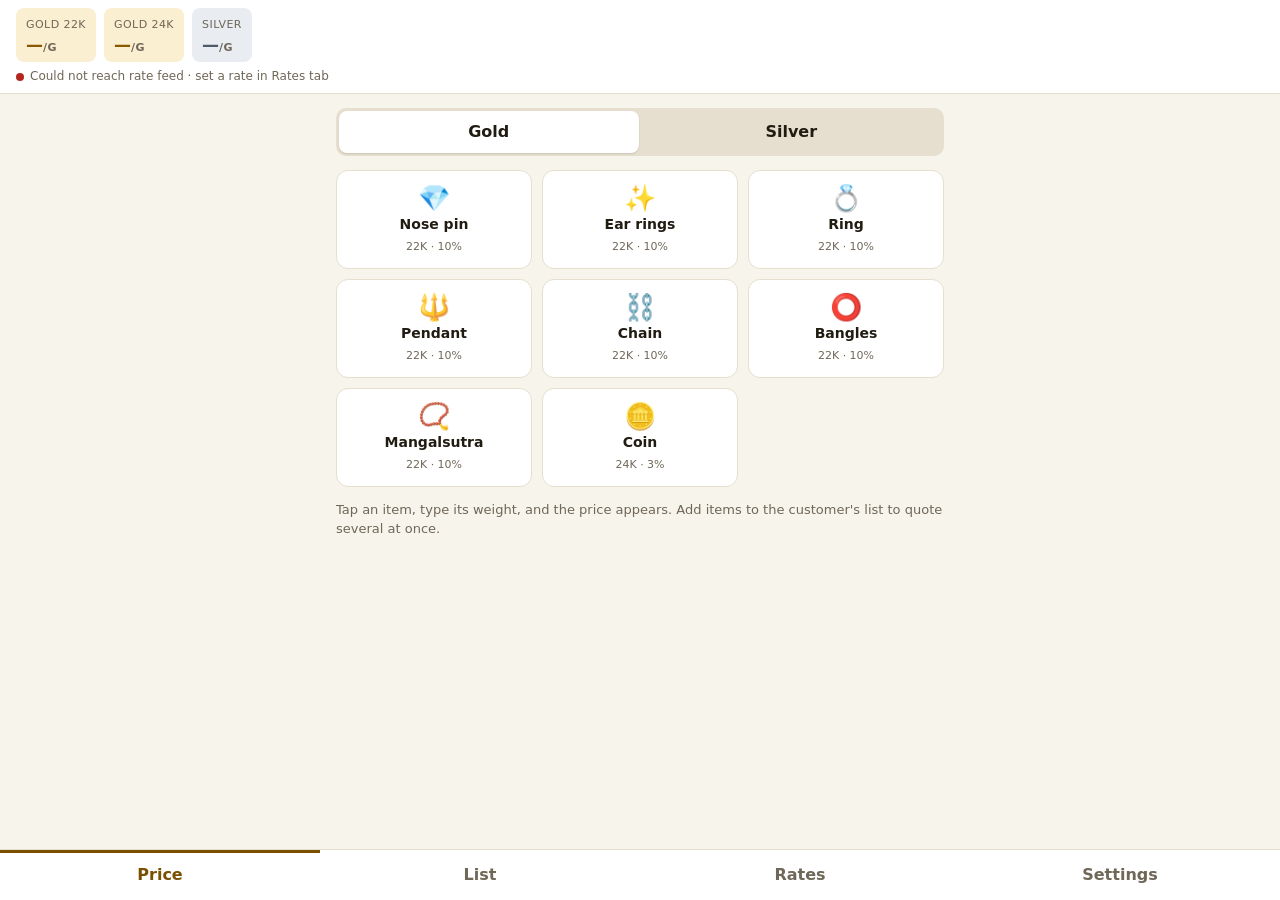
<file: index.html>
<!doctype html>
<html lang="en">
<head>
<meta charset="utf-8">
<meta name="viewport" content="width=device-width, initial-scale=1, viewport-fit=cover">
<meta name="theme-color" content="#7a4f00">
<title>Jewellery POS</title>
<link rel="manifest" href="manifest.webmanifest">
<link rel="stylesheet" href="style.css?v=6">
</head>
<body>
<header class="top">
  <div class="rates" id="rateStrip"></div>
  <div class="feed" id="feedStatus"><span class="dot"></span><span id="feedText">Connecting…</span></div>
</header>

<main id="view"></main>

<nav class="tabs" id="tabs">
  <button data-tab="price" class="on">Price</button>
  <button data-tab="list">List <span id="listCount" class="badge" hidden></span></button>
  <button data-tab="rates">Rates</button>
  <button data-tab="settings">Settings</button>
</nav>

<div class="sheet-bg" id="sheetBg" hidden></div>
<section class="sheet" id="sheet" hidden></section>
<div class="toast" id="toast" hidden></div>

<script src="lib/socket.io.min.js"></script>
<script src="lib/pako_inflate.min.js"></script>
<script src="app.js?v=6"></script>
</body>
</html>
</file>
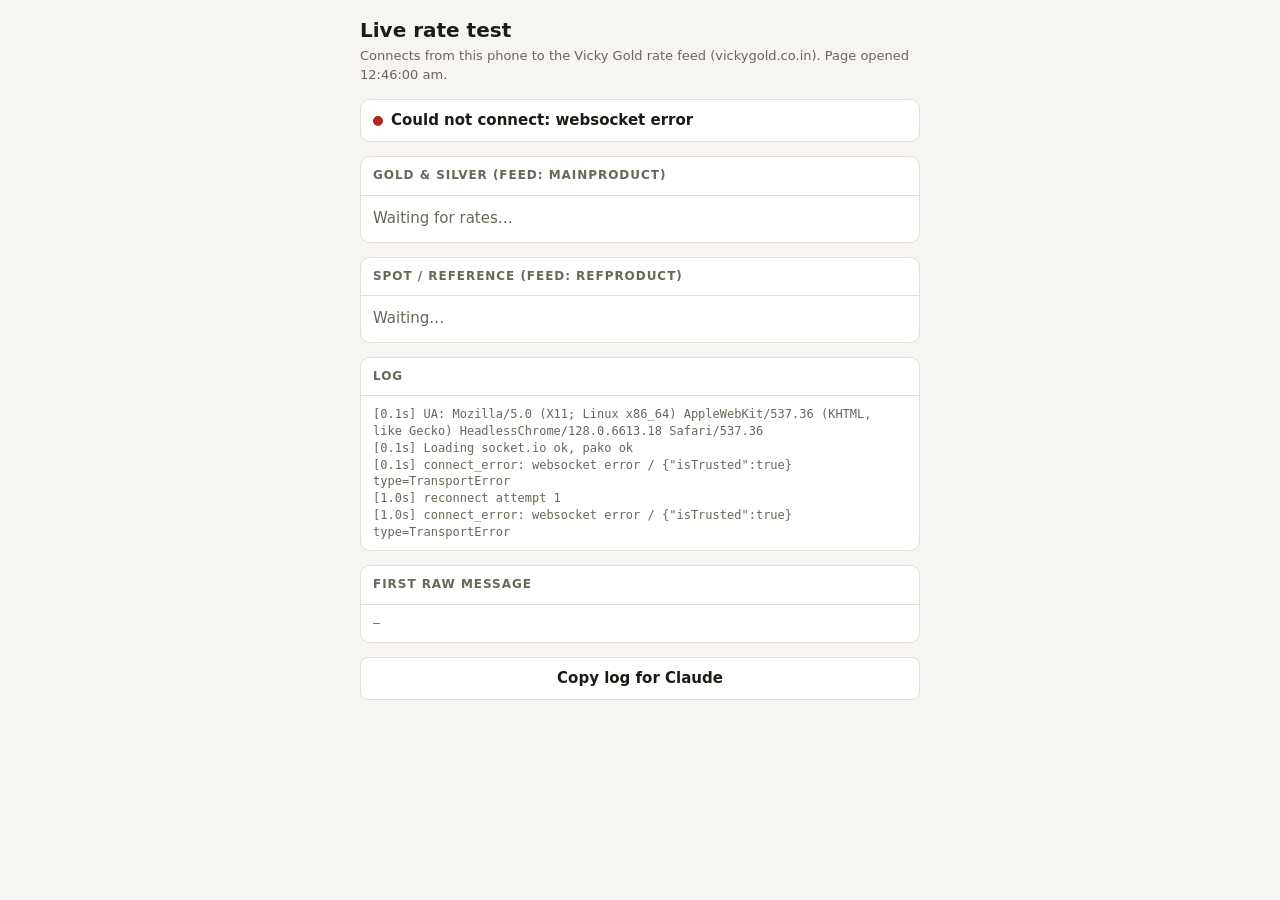
<file: rate-test.html>
<!doctype html>
<html lang="en">
<head>
<meta charset="utf-8">
<meta name="viewport" content="width=device-width, initial-scale=1, viewport-fit=cover">
<title>Live Rate Test</title>
<style>
:root{--bg:#f6f5f1;--card:#fff;--fg:#1d1b16;--muted:#6b665a;--line:#e3dfd3;--gold:#9a6a00;--silver:#5d6875;--ok:#1f7a3d;--bad:#b3261e;color-scheme:light}
@media (prefers-color-scheme:dark){:root{--bg:#15140f;--card:#1f1d17;--fg:#f1eee5;--muted:#a49e8e;--line:#34312a;--gold:#e0b44a;--silver:#b4bfcc;--ok:#5cc27e;--bad:#f2867e;color-scheme:dark}}
*{box-sizing:border-box}
body{margin:0;background:var(--bg);color:var(--fg);font:15px/1.45 system-ui,-apple-system,"Segoe UI",Roboto,sans-serif;padding-block:16px 40px;padding-left:max(16px,env(safe-area-inset-left,0px));padding-right:max(16px,env(safe-area-inset-right,0px))}
main{max-width:560px;margin:0 auto;display:grid;gap:14px}
h1{font-size:20px;margin:0}
.sub{color:var(--muted);margin:2px 0 0;font-size:13px}
.status{display:flex;align-items:center;gap:8px;font-weight:600;padding:10px 12px;border:1px solid var(--line);border-radius:10px;background:var(--card)}
.dot{width:10px;height:10px;border-radius:50%;background:var(--muted);flex:none}
.status.ok .dot{background:var(--ok)}.status.bad .dot{background:var(--bad)}
section{background:var(--card);border:1px solid var(--line);border-radius:10px;overflow:hidden}
section h2{margin:0;font-size:12px;letter-spacing:.08em;text-transform:uppercase;color:var(--muted);padding:10px 12px;border-bottom:1px solid var(--line)}
.row{display:grid;grid-template-columns:1fr auto;gap:4px 12px;padding:10px 12px;border-bottom:1px solid var(--line)}
.row:last-child{border-bottom:0}
.name{font-weight:600;min-width:0}
.name small{display:block;font-weight:400;color:var(--muted);font-size:12px}
.ask{font-size:20px;font-weight:700;font-variant-numeric:tabular-nums;text-align:right}
.gold .ask{color:var(--gold)}.silver .ask{color:var(--silver)}
.hl{grid-column:1/-1;color:var(--muted);font-size:12px;font-variant-numeric:tabular-nums}
.empty{padding:12px;color:var(--muted)}
pre{margin:0;padding:10px 12px;font:12px/1.4 ui-monospace,Menlo,monospace;white-space:pre-wrap;word-break:break-word;max-height:260px;overflow:auto;color:var(--muted)}
button{font:inherit;font-weight:600;padding:10px 14px;border-radius:8px;border:1px solid var(--line);background:var(--card);color:var(--fg)}
button:focus-visible{outline:2px solid var(--gold);outline-offset:2px}
</style>
</head>
<body>
<main>
  <div>
    <h1>Live rate test</h1>
    <p class="sub">Connects from this phone to the Vicky Gold rate feed (vickygold.co.in). Page opened <span id="opened"></span>.</p>
  </div>
  <div id="status" class="status"><span class="dot"></span><span id="statusText">Connecting…</span></div>
  <section><h2>Gold &amp; silver (feed: mainProduct)</h2><div id="products"><div class="empty">Waiting for rates…</div></div></section>
  <section><h2>Spot / reference (feed: refProduct)</h2><div id="refs"><div class="empty">Waiting…</div></div></section>
  <section><h2>Log</h2><pre id="log"></pre></section>
  <section><h2>First raw message</h2><pre id="raw">—</pre></section>
  <button id="copy" type="button">Copy log for Claude</button>
</main>
<script>/*!
 * Socket.IO v4.7.5
 * (c) 2014-2024 Guillermo Rauch
 * Released under the MIT License.
 */
!function(e,t){"object"==typeof exports&&"undefined"!=typeof module?module.exports=t():"function"==typeof define&&define.amd?define(t):(e="undefined"!=typeof globalThis?globalThis:e||self).io=t()}(this,(function(){"use strict";function e(t){return e="function"==typeof Symbol&&"symbol"==typeof Symbol.iterator?function(e){return typeof e}:function(e){return e&&"function"==typeof Symbol&&e.constructor===Symbol&&e!==Symbol.prototype?"symbol":typeof e},e(t)}function t(e,t){if(!(e instanceof t))throw new TypeError("Cannot call a class as a function")}function n(e,t){for(var n=0;n<t.length;n++){var r=t[n];r.enumerable=r.enumerable||!1,r.configurable=!0,"value"in r&&(r.writable=!0),Object.defineProperty(e,(i=r.key,o=void 0,"symbol"==typeof(o=function(e,t){if("object"!=typeof e||null===e)return e;var n=e[Symbol.toPrimitive];if(void 0!==n){var r=n.call(e,t||"default");if("object"!=typeof r)return r;throw new TypeError("@@toPrimitive must return a primitive value.")}return("string"===t?String:Number)(e)}(i,"string"))?o:String(o)),r)}var i,o}function r(e,t,r){return t&&n(e.prototype,t),r&&n(e,r),Object.defineProperty(e,"prototype",{writable:!1}),e}function i(){return i=Object.assign?Object.assign.bind():function(e){for(var t=1;t<arguments.length;t++){var n=arguments[t];for(var r in n)Object.prototype.hasOwnProperty.call(n,r)&&(e[r]=n[r])}return e},i.apply(this,arguments)}function o(e,t){if("function"!=typeof t&&null!==t)throw new TypeError("Super expression must either be null or a function");e.prototype=Object.create(t&&t.prototype,{constructor:{value:e,writable:!0,configurable:!0}}),Object.defineProperty(e,"prototype",{writable:!1}),t&&a(e,t)}function s(e){return s=Object.setPrototypeOf?Object.getPrototypeOf.bind():function(e){return e.__proto__||Object.getPrototypeOf(e)},s(e)}function a(e,t){return a=Object.setPrototypeOf?Object.setPrototypeOf.bind():function(e,t){return e.__proto__=t,e},a(e,t)}function c(){if("undefined"==typeof Reflect||!Reflect.construct)return!1;if(Reflect.construct.sham)return!1;if("function"==typeof Proxy)return!0;try{return Boolean.prototype.valueOf.call(Reflect.construct(Boolean,[],(function(){}))),!0}catch(e){return!1}}function u(e,t,n){return u=c()?Reflect.construct.bind():function(e,t,n){var r=[null];r.push.apply(r,t);var i=new(Function.bind.apply(e,r));return n&&a(i,n.prototype),i},u.apply(null,arguments)}function h(e){var t="function"==typeof Map?new Map:void 0;return h=function(e){if(null===e||(n=e,-1===Function.toString.call(n).indexOf("[native code]")))return e;var n;if("function"!=typeof e)throw new TypeError("Super expression must either be null or a function");if(void 0!==t){if(t.has(e))return t.get(e);t.set(e,r)}function r(){return u(e,arguments,s(this).constructor)}return r.prototype=Object.create(e.prototype,{constructor:{value:r,enumerable:!1,writable:!0,configurable:!0}}),a(r,e)},h(e)}function f(e){if(void 0===e)throw new ReferenceError("this hasn't been initialised - super() hasn't been called");return e}function l(e){var t=c();return function(){var n,r=s(e);if(t){var i=s(this).constructor;n=Reflect.construct(r,arguments,i)}else n=r.apply(this,arguments);return function(e,t){if(t&&("object"==typeof t||"function"==typeof t))return t;if(void 0!==t)throw new TypeError("Derived constructors may only return object or undefined");return f(e)}(this,n)}}function p(){return p="undefined"!=typeof Reflect&&Reflect.get?Reflect.get.bind():function(e,t,n){var r=function(e,t){for(;!Object.prototype.hasOwnProperty.call(e,t)&&null!==(e=s(e)););return e}(e,t);if(r){var i=Object.getOwnPropertyDescriptor(r,t);return i.get?i.get.call(arguments.length<3?e:n):i.value}},p.apply(this,arguments)}function d(e,t){(null==t||t>e.length)&&(t=e.length);for(var n=0,r=new Array(t);n<t;n++)r[n]=e[n];return r}function y(e,t){var n="undefined"!=typeof Symbol&&e[Symbol.iterator]||e["@@iterator"];if(!n){if(Array.isArray(e)||(n=function(e,t){if(e){if("string"==typeof e)return d(e,t);var n=Object.prototype.toString.call(e).slice(8,-1);return"Object"===n&&e.constructor&&(n=e.constructor.name),"Map"===n||"Set"===n?Array.from(e):"Arguments"===n||/^(?:Ui|I)nt(?:8|16|32)(?:Clamped)?Array$/.test(n)?d(e,t):void 0}}(e))||t&&e&&"number"==typeof e.length){n&&(e=n);var r=0,i=function(){};return{s:i,n:function(){return r>=e.length?{done:!0}:{done:!1,value:e[r++]}},e:function(e){throw e},f:i}}throw new TypeError("Invalid attempt to iterate non-iterable instance.\nIn order to be iterable, non-array objects must have a [Symbol.iterator]() method.")}var o,s=!0,a=!1;return{s:function(){n=n.call(e)},n:function(){var e=n.next();return s=e.done,e},e:function(e){a=!0,o=e},f:function(){try{s||null==n.return||n.return()}finally{if(a)throw o}}}}var v=Object.create(null);v.open="0",v.close="1",v.ping="2",v.pong="3",v.message="4",v.upgrade="5",v.noop="6";var g=Object.create(null);Object.keys(v).forEach((function(e){g[v[e]]=e}));var m,b={type:"error",data:"parser error"},k="function"==typeof Blob||"undefined"!=typeof Blob&&"[object BlobConstructor]"===Object.prototype.toString.call(Blob),w="function"==typeof ArrayBuffer,_=function(e){return"function"==typeof ArrayBuffer.isView?ArrayBuffer.isView(e):e&&e.buffer instanceof ArrayBuffer},E=function(e,t,n){var r=e.type,i=e.data;return k&&i instanceof Blob?t?n(i):A(i,n):w&&(i instanceof ArrayBuffer||_(i))?t?n(i):A(new Blob([i]),n):n(v[r]+(i||""))},A=function(e,t){var n=new FileReader;return n.onload=function(){var e=n.result.split(",")[1];t("b"+(e||""))},n.readAsDataURL(e)};function O(e){return e instanceof Uint8Array?e:e instanceof ArrayBuffer?new Uint8Array(e):new Uint8Array(e.buffer,e.byteOffset,e.byteLength)}for(var T="ABCDEFGHIJKLMNOPQRSTUVWXYZabcdefghijklmnopqrstuvwxyz0123456789+/",R="undefined"==typeof Uint8Array?[]:new Uint8Array(256),C=0;C<64;C++)R[T.charCodeAt(C)]=C;var B,S="function"==typeof ArrayBuffer,N=function(e,t){if("string"!=typeof e)return{type:"message",data:x(e,t)};var n=e.charAt(0);return"b"===n?{type:"message",data:L(e.substring(1),t)}:g[n]?e.length>1?{type:g[n],data:e.substring(1)}:{type:g[n]}:b},L=function(e,t){if(S){var n=function(e){var t,n,r,i,o,s=.75*e.length,a=e.length,c=0;"="===e[e.length-1]&&(s--,"="===e[e.length-2]&&s--);var u=new ArrayBuffer(s),h=new Uint8Array(u);for(t=0;t<a;t+=4)n=R[e.charCodeAt(t)],r=R[e.charCodeAt(t+1)],i=R[e.charCodeAt(t+2)],o=R[e.charCodeAt(t+3)],h[c++]=n<<2|r>>4,h[c++]=(15&r)<<4|i>>2,h[c++]=(3&i)<<6|63&o;return u}(e);return x(n,t)}return{base64:!0,data:e}},x=function(e,t){return"blob"===t?e instanceof Blob?e:new Blob([e]):e instanceof ArrayBuffer?e:e.buffer},P=String.fromCharCode(30);function j(){return new TransformStream({transform:function(e,t){!function(e,t){k&&e.data instanceof Blob?e.data.arrayBuffer().then(O).then(t):w&&(e.data instanceof ArrayBuffer||_(e.data))?t(O(e.data)):E(e,!1,(function(e){m||(m=new TextEncoder),t(m.encode(e))}))}(e,(function(n){var r,i=n.length;if(i<126)r=new Uint8Array(1),new DataView(r.buffer).setUint8(0,i);else if(i<65536){r=new Uint8Array(3);var o=new DataView(r.buffer);o.setUint8(0,126),o.setUint16(1,i)}else{r=new Uint8Array(9);var s=new DataView(r.buffer);s.setUint8(0,127),s.setBigUint64(1,BigInt(i))}e.data&&"string"!=typeof e.data&&(r[0]|=128),t.enqueue(r),t.enqueue(n)}))}})}function q(e){return e.reduce((function(e,t){return e+t.length}),0)}function D(e,t){if(e[0].length===t)return e.shift();for(var n=new Uint8Array(t),r=0,i=0;i<t;i++)n[i]=e[0][r++],r===e[0].length&&(e.shift(),r=0);return e.length&&r<e[0].length&&(e[0]=e[0].slice(r)),n}function U(e){if(e)return function(e){for(var t in U.prototype)e[t]=U.prototype[t];return e}(e)}U.prototype.on=U.prototype.addEventListener=function(e,t){return this._callbacks=this._callbacks||{},(this._callbacks["$"+e]=this._callbacks["$"+e]||[]).push(t),this},U.prototype.once=function(e,t){function n(){this.off(e,n),t.apply(this,arguments)}return n.fn=t,this.on(e,n),this},U.prototype.off=U.prototype.removeListener=U.prototype.removeAllListeners=U.prototype.removeEventListener=function(e,t){if(this._callbacks=this._callbacks||{},0==arguments.length)return this._callbacks={},this;var n,r=this._callbacks["$"+e];if(!r)return this;if(1==arguments.length)return delete this._callbacks["$"+e],this;for(var i=0;i<r.length;i++)if((n=r[i])===t||n.fn===t){r.splice(i,1);break}return 0===r.length&&delete this._callbacks["$"+e],this},U.prototype.emit=function(e){this._callbacks=this._callbacks||{};for(var t=new Array(arguments.length-1),n=this._callbacks["$"+e],r=1;r<arguments.length;r++)t[r-1]=arguments[r];if(n){r=0;for(var i=(n=n.slice(0)).length;r<i;++r)n[r].apply(this,t)}return this},U.prototype.emitReserved=U.prototype.emit,U.prototype.listeners=function(e){return this._callbacks=this._callbacks||{},this._callbacks["$"+e]||[]},U.prototype.hasListeners=function(e){return!!this.listeners(e).length};var I="undefined"!=typeof self?self:"undefined"!=typeof window?window:Function("return this")();function F(e){for(var t=arguments.length,n=new Array(t>1?t-1:0),r=1;r<t;r++)n[r-1]=arguments[r];return n.reduce((function(t,n){return e.hasOwnProperty(n)&&(t[n]=e[n]),t}),{})}var M=I.setTimeout,V=I.clearTimeout;function H(e,t){t.useNativeTimers?(e.setTimeoutFn=M.bind(I),e.clearTimeoutFn=V.bind(I)):(e.setTimeoutFn=I.setTimeout.bind(I),e.clearTimeoutFn=I.clearTimeout.bind(I))}var K,Y=function(e){o(i,e);var n=l(i);function i(e,r,o){var s;return t(this,i),(s=n.call(this,e)).description=r,s.context=o,s.type="TransportError",s}return r(i)}(h(Error)),W=function(e){o(i,e);var n=l(i);function i(e){var r;return t(this,i),(r=n.call(this)).writable=!1,H(f(r),e),r.opts=e,r.query=e.query,r.socket=e.socket,r}return r(i,[{key:"onError",value:function(e,t,n){return p(s(i.prototype),"emitReserved",this).call(this,"error",new Y(e,t,n)),this}},{key:"open",value:function(){return this.readyState="opening",this.doOpen(),this}},{key:"close",value:function(){return"opening"!==this.readyState&&"open"!==this.readyState||(this.doClose(),this.onClose()),this}},{key:"send",value:function(e){"open"===this.readyState&&this.write(e)}},{key:"onOpen",value:function(){this.readyState="open",this.writable=!0,p(s(i.prototype),"emitReserved",this).call(this,"open")}},{key:"onData",value:function(e){var t=N(e,this.socket.binaryType);this.onPacket(t)}},{key:"onPacket",value:function(e){p(s(i.prototype),"emitReserved",this).call(this,"packet",e)}},{key:"onClose",value:function(e){this.readyState="closed",p(s(i.prototype),"emitReserved",this).call(this,"close",e)}},{key:"pause",value:function(e){}},{key:"createUri",value:function(e){var t=arguments.length>1&&void 0!==arguments[1]?arguments[1]:{};return e+"://"+this._hostname()+this._port()+this.opts.path+this._query(t)}},{key:"_hostname",value:function(){var e=this.opts.hostname;return-1===e.indexOf(":")?e:"["+e+"]"}},{key:"_port",value:function(){return this.opts.port&&(this.opts.secure&&Number(443!==this.opts.port)||!this.opts.secure&&80!==Number(this.opts.port))?":"+this.opts.port:""}},{key:"_query",value:function(e){var t=function(e){var t="";for(var n in e)e.hasOwnProperty(n)&&(t.length&&(t+="&"),t+=encodeURIComponent(n)+"="+encodeURIComponent(e[n]));return t}(e);return t.length?"?"+t:""}}]),i}(U),z="0123456789ABCDEFGHIJKLMNOPQRSTUVWXYZabcdefghijklmnopqrstuvwxyz-_".split(""),J=64,$={},Q=0,X=0;function G(e){var t="";do{t=z[e%J]+t,e=Math.floor(e/J)}while(e>0);return t}function Z(){var e=G(+new Date);return e!==K?(Q=0,K=e):e+"."+G(Q++)}for(;X<J;X++)$[z[X]]=X;var ee=!1;try{ee="undefined"!=typeof XMLHttpRequest&&"withCredentials"in new XMLHttpRequest}catch(e){}var te=ee;function ne(e){var t=e.xdomain;try{if("undefined"!=typeof XMLHttpRequest&&(!t||te))return new XMLHttpRequest}catch(e){}if(!t)try{return new(I[["Active"].concat("Object").join("X")])("Microsoft.XMLHTTP")}catch(e){}}function re(){}var ie=null!=new ne({xdomain:!1}).responseType,oe=function(e){o(s,e);var n=l(s);function s(e){var r;if(t(this,s),(r=n.call(this,e)).polling=!1,"undefined"!=typeof location){var i="https:"===location.protocol,o=location.port;o||(o=i?"443":"80"),r.xd="undefined"!=typeof location&&e.hostname!==location.hostname||o!==e.port}var a=e&&e.forceBase64;return r.supportsBinary=ie&&!a,r.opts.withCredentials&&(r.cookieJar=void 0),r}return r(s,[{key:"name",get:function(){return"polling"}},{key:"doOpen",value:function(){this.poll()}},{key:"pause",value:function(e){var t=this;this.readyState="pausing";var n=function(){t.readyState="paused",e()};if(this.polling||!this.writable){var r=0;this.polling&&(r++,this.once("pollComplete",(function(){--r||n()}))),this.writable||(r++,this.once("drain",(function(){--r||n()})))}else n()}},{key:"poll",value:function(){this.polling=!0,this.doPoll(),this.emitReserved("poll")}},{key:"onData",value:function(e){var t=this;(function(e,t){for(var n=e.split(P),r=[],i=0;i<n.length;i++){var o=N(n[i],t);if(r.push(o),"error"===o.type)break}return r})(e,this.socket.binaryType).forEach((function(e){if("opening"===t.readyState&&"open"===e.type&&t.onOpen(),"close"===e.type)return t.onClose({description:"transport closed by the server"}),!1;t.onPacket(e)})),"closed"!==this.readyState&&(this.polling=!1,this.emitReserved("pollComplete"),"open"===this.readyState&&this.poll())}},{key:"doClose",value:function(){var e=this,t=function(){e.write([{type:"close"}])};"open"===this.readyState?t():this.once("open",t)}},{key:"write",value:function(e){var t=this;this.writable=!1,function(e,t){var n=e.length,r=new Array(n),i=0;e.forEach((function(e,o){E(e,!1,(function(e){r[o]=e,++i===n&&t(r.join(P))}))}))}(e,(function(e){t.doWrite(e,(function(){t.writable=!0,t.emitReserved("drain")}))}))}},{key:"uri",value:function(){var e=this.opts.secure?"https":"http",t=this.query||{};return!1!==this.opts.timestampRequests&&(t[this.opts.timestampParam]=Z()),this.supportsBinary||t.sid||(t.b64=1),this.createUri(e,t)}},{key:"request",value:function(){var e=arguments.length>0&&void 0!==arguments[0]?arguments[0]:{};return i(e,{xd:this.xd,cookieJar:this.cookieJar},this.opts),new se(this.uri(),e)}},{key:"doWrite",value:function(e,t){var n=this,r=this.request({method:"POST",data:e});r.on("success",t),r.on("error",(function(e,t){n.onError("xhr post error",e,t)}))}},{key:"doPoll",value:function(){var e=this,t=this.request();t.on("data",this.onData.bind(this)),t.on("error",(function(t,n){e.onError("xhr poll error",t,n)})),this.pollXhr=t}}]),s}(W),se=function(e){o(i,e);var n=l(i);function i(e,r){var o;return t(this,i),H(f(o=n.call(this)),r),o.opts=r,o.method=r.method||"GET",o.uri=e,o.data=void 0!==r.data?r.data:null,o.create(),o}return r(i,[{key:"create",value:function(){var e,t=this,n=F(this.opts,"agent","pfx","key","passphrase","cert","ca","ciphers","rejectUnauthorized","autoUnref");n.xdomain=!!this.opts.xd;var r=this.xhr=new ne(n);try{r.open(this.method,this.uri,!0);try{if(this.opts.extraHeaders)for(var o in r.setDisableHeaderCheck&&r.setDisableHeaderCheck(!0),this.opts.extraHeaders)this.opts.extraHeaders.hasOwnProperty(o)&&r.setRequestHeader(o,this.opts.extraHeaders[o])}catch(e){}if("POST"===this.method)try{r.setRequestHeader("Content-type","text/plain;charset=UTF-8")}catch(e){}try{r.setRequestHeader("Accept","*/*")}catch(e){}null===(e=this.opts.cookieJar)||void 0===e||e.addCookies(r),"withCredentials"in r&&(r.withCredentials=this.opts.withCredentials),this.opts.requestTimeout&&(r.timeout=this.opts.requestTimeout),r.onreadystatechange=function(){var e;3===r.readyState&&(null===(e=t.opts.cookieJar)||void 0===e||e.parseCookies(r)),4===r.readyState&&(200===r.status||1223===r.status?t.onLoad():t.setTimeoutFn((function(){t.onError("number"==typeof r.status?r.status:0)}),0))},r.send(this.data)}catch(e){return void this.setTimeoutFn((function(){t.onError(e)}),0)}"undefined"!=typeof document&&(this.index=i.requestsCount++,i.requests[this.index]=this)}},{key:"onError",value:function(e){this.emitReserved("error",e,this.xhr),this.cleanup(!0)}},{key:"cleanup",value:function(e){if(void 0!==this.xhr&&null!==this.xhr){if(this.xhr.onreadystatechange=re,e)try{this.xhr.abort()}catch(e){}"undefined"!=typeof document&&delete i.requests[this.index],this.xhr=null}}},{key:"onLoad",value:function(){var e=this.xhr.responseText;null!==e&&(this.emitReserved("data",e),this.emitReserved("success"),this.cleanup())}},{key:"abort",value:function(){this.cleanup()}}]),i}(U);if(se.requestsCount=0,se.requests={},"undefined"!=typeof document)if("function"==typeof attachEvent)attachEvent("onunload",ae);else if("function"==typeof addEventListener){addEventListener("onpagehide"in I?"pagehide":"unload",ae,!1)}function ae(){for(var e in se.requests)se.requests.hasOwnProperty(e)&&se.requests[e].abort()}var ce="function"==typeof Promise&&"function"==typeof Promise.resolve?function(e){return Promise.resolve().then(e)}:function(e,t){return t(e,0)},ue=I.WebSocket||I.MozWebSocket,he="undefined"!=typeof navigator&&"string"==typeof navigator.product&&"reactnative"===navigator.product.toLowerCase(),fe=function(e){o(i,e);var n=l(i);function i(e){var r;return t(this,i),(r=n.call(this,e)).supportsBinary=!e.forceBase64,r}return r(i,[{key:"name",get:function(){return"websocket"}},{key:"doOpen",value:function(){if(this.check()){var e=this.uri(),t=this.opts.protocols,n=he?{}:F(this.opts,"agent","perMessageDeflate","pfx","key","passphrase","cert","ca","ciphers","rejectUnauthorized","localAddress","protocolVersion","origin","maxPayload","family","checkServerIdentity");this.opts.extraHeaders&&(n.headers=this.opts.extraHeaders);try{this.ws=he?new ue(e,t,n):t?new ue(e,t):new ue(e)}catch(e){return this.emitReserved("error",e)}this.ws.binaryType=this.socket.binaryType,this.addEventListeners()}}},{key:"addEventListeners",value:function(){var e=this;this.ws.onopen=function(){e.opts.autoUnref&&e.ws._socket.unref(),e.onOpen()},this.ws.onclose=function(t){return e.onClose({description:"websocket connection closed",context:t})},this.ws.onmessage=function(t){return e.onData(t.data)},this.ws.onerror=function(t){return e.onError("websocket error",t)}}},{key:"write",value:function(e){var t=this;this.writable=!1;for(var n=function(){var n=e[r],i=r===e.length-1;E(n,t.supportsBinary,(function(e){try{t.ws.send(e)}catch(e){}i&&ce((function(){t.writable=!0,t.emitReserved("drain")}),t.setTimeoutFn)}))},r=0;r<e.length;r++)n()}},{key:"doClose",value:function(){void 0!==this.ws&&(this.ws.close(),this.ws=null)}},{key:"uri",value:function(){var e=this.opts.secure?"wss":"ws",t=this.query||{};return this.opts.timestampRequests&&(t[this.opts.timestampParam]=Z()),this.supportsBinary||(t.b64=1),this.createUri(e,t)}},{key:"check",value:function(){return!!ue}}]),i}(W),le=function(e){o(i,e);var n=l(i);function i(){return t(this,i),n.apply(this,arguments)}return r(i,[{key:"name",get:function(){return"webtransport"}},{key:"doOpen",value:function(){var e=this;"function"==typeof WebTransport&&(this.transport=new WebTransport(this.createUri("https"),this.opts.transportOptions[this.name]),this.transport.closed.then((function(){e.onClose()})).catch((function(t){e.onError("webtransport error",t)})),this.transport.ready.then((function(){e.transport.createBidirectionalStream().then((function(t){var n=function(e,t){B||(B=new TextDecoder);var n=[],r=0,i=-1,o=!1;return new TransformStream({transform:function(s,a){for(n.push(s);;){if(0===r){if(q(n)<1)break;var c=D(n,1);o=128==(128&c[0]),i=127&c[0],r=i<126?3:126===i?1:2}else if(1===r){if(q(n)<2)break;var u=D(n,2);i=new DataView(u.buffer,u.byteOffset,u.length).getUint16(0),r=3}else if(2===r){if(q(n)<8)break;var h=D(n,8),f=new DataView(h.buffer,h.byteOffset,h.length),l=f.getUint32(0);if(l>Math.pow(2,21)-1){a.enqueue(b);break}i=l*Math.pow(2,32)+f.getUint32(4),r=3}else{if(q(n)<i)break;var p=D(n,i);a.enqueue(N(o?p:B.decode(p),t)),r=0}if(0===i||i>e){a.enqueue(b);break}}}})}(Number.MAX_SAFE_INTEGER,e.socket.binaryType),r=t.readable.pipeThrough(n).getReader(),i=j();i.readable.pipeTo(t.writable),e.writer=i.writable.getWriter();!function t(){r.read().then((function(n){var r=n.done,i=n.value;r||(e.onPacket(i),t())})).catch((function(e){}))}();var o={type:"open"};e.query.sid&&(o.data='{"sid":"'.concat(e.query.sid,'"}')),e.writer.write(o).then((function(){return e.onOpen()}))}))})))}},{key:"write",value:function(e){var t=this;this.writable=!1;for(var n=function(){var n=e[r],i=r===e.length-1;t.writer.write(n).then((function(){i&&ce((function(){t.writable=!0,t.emitReserved("drain")}),t.setTimeoutFn)}))},r=0;r<e.length;r++)n()}},{key:"doClose",value:function(){var e;null===(e=this.transport)||void 0===e||e.close()}}]),i}(W),pe={websocket:fe,webtransport:le,polling:oe},de=/^(?:(?![^:@\/?#]+:[^:@\/]*@)(http|https|ws|wss):\/\/)?((?:(([^:@\/?#]*)(?::([^:@\/?#]*))?)?@)?((?:[a-f0-9]{0,4}:){2,7}[a-f0-9]{0,4}|[^:\/?#]*)(?::(\d*))?)(((\/(?:[^?#](?![^?#\/]*\.[^?#\/.]+(?:[?#]|$)))*\/?)?([^?#\/]*))(?:\?([^#]*))?(?:#(.*))?)/,ye=["source","protocol","authority","userInfo","user","password","host","port","relative","path","directory","file","query","anchor"];function ve(e){var t=e,n=e.indexOf("["),r=e.indexOf("]");-1!=n&&-1!=r&&(e=e.substring(0,n)+e.substring(n,r).replace(/:/g,";")+e.substring(r,e.length));for(var i,o,s=de.exec(e||""),a={},c=14;c--;)a[ye[c]]=s[c]||"";return-1!=n&&-1!=r&&(a.source=t,a.host=a.host.substring(1,a.host.length-1).replace(/;/g,":"),a.authority=a.authority.replace("[","").replace("]","").replace(/;/g,":"),a.ipv6uri=!0),a.pathNames=function(e,t){var n=/\/{2,9}/g,r=t.replace(n,"/").split("/");"/"!=t.slice(0,1)&&0!==t.length||r.splice(0,1);"/"==t.slice(-1)&&r.splice(r.length-1,1);return r}(0,a.path),a.queryKey=(i=a.query,o={},i.replace(/(?:^|&)([^&=]*)=?([^&]*)/g,(function(e,t,n){t&&(o[t]=n)})),o),a}var ge=function(n){o(a,n);var s=l(a);function a(n){var r,o=arguments.length>1&&void 0!==arguments[1]?arguments[1]:{};return t(this,a),(r=s.call(this)).binaryType="arraybuffer",r.writeBuffer=[],n&&"object"===e(n)&&(o=n,n=null),n?(n=ve(n),o.hostname=n.host,o.secure="https"===n.protocol||"wss"===n.protocol,o.port=n.port,n.query&&(o.query=n.query)):o.host&&(o.hostname=ve(o.host).host),H(f(r),o),r.secure=null!=o.secure?o.secure:"undefined"!=typeof location&&"https:"===location.protocol,o.hostname&&!o.port&&(o.port=r.secure?"443":"80"),r.hostname=o.hostname||("undefined"!=typeof location?location.hostname:"localhost"),r.port=o.port||("undefined"!=typeof location&&location.port?location.port:r.secure?"443":"80"),r.transports=o.transports||["polling","websocket","webtransport"],r.writeBuffer=[],r.prevBufferLen=0,r.opts=i({path:"/engine.io",agent:!1,withCredentials:!1,upgrade:!0,timestampParam:"t",rememberUpgrade:!1,addTrailingSlash:!0,rejectUnauthorized:!0,perMessageDeflate:{threshold:1024},transportOptions:{},closeOnBeforeunload:!1},o),r.opts.path=r.opts.path.replace(/\/$/,"")+(r.opts.addTrailingSlash?"/":""),"string"==typeof r.opts.query&&(r.opts.query=function(e){for(var t={},n=e.split("&"),r=0,i=n.length;r<i;r++){var o=n[r].split("=");t[decodeURIComponent(o[0])]=decodeURIComponent(o[1])}return t}(r.opts.query)),r.id=null,r.upgrades=null,r.pingInterval=null,r.pingTimeout=null,r.pingTimeoutTimer=null,"function"==typeof addEventListener&&(r.opts.closeOnBeforeunload&&(r.beforeunloadEventListener=function(){r.transport&&(r.transport.removeAllListeners(),r.transport.close())},addEventListener("beforeunload",r.beforeunloadEventListener,!1)),"localhost"!==r.hostname&&(r.offlineEventListener=function(){r.onClose("transport close",{description:"network connection lost"})},addEventListener("offline",r.offlineEventListener,!1))),r.open(),r}return r(a,[{key:"createTransport",value:function(e){var t=i({},this.opts.query);t.EIO=4,t.transport=e,this.id&&(t.sid=this.id);var n=i({},this.opts,{query:t,socket:this,hostname:this.hostname,secure:this.secure,port:this.port},this.opts.transportOptions[e]);return new pe[e](n)}},{key:"open",value:function(){var e,t=this;if(this.opts.rememberUpgrade&&a.priorWebsocketSuccess&&-1!==this.transports.indexOf("websocket"))e="websocket";else{if(0===this.transports.length)return void this.setTimeoutFn((function(){t.emitReserved("error","No transports available")}),0);e=this.transports[0]}this.readyState="opening";try{e=this.createTransport(e)}catch(e){return this.transports.shift(),void this.open()}e.open(),this.setTransport(e)}},{key:"setTransport",value:function(e){var t=this;this.transport&&this.transport.removeAllListeners(),this.transport=e,e.on("drain",this.onDrain.bind(this)).on("packet",this.onPacket.bind(this)).on("error",this.onError.bind(this)).on("close",(function(e){return t.onClose("transport close",e)}))}},{key:"probe",value:function(e){var t=this,n=this.createTransport(e),r=!1;a.priorWebsocketSuccess=!1;var i=function(){r||(n.send([{type:"ping",data:"probe"}]),n.once("packet",(function(e){if(!r)if("pong"===e.type&&"probe"===e.data){if(t.upgrading=!0,t.emitReserved("upgrading",n),!n)return;a.priorWebsocketSuccess="websocket"===n.name,t.transport.pause((function(){r||"closed"!==t.readyState&&(f(),t.setTransport(n),n.send([{type:"upgrade"}]),t.emitReserved("upgrade",n),n=null,t.upgrading=!1,t.flush())}))}else{var i=new Error("probe error");i.transport=n.name,t.emitReserved("upgradeError",i)}})))};function o(){r||(r=!0,f(),n.close(),n=null)}var s=function(e){var r=new Error("probe error: "+e);r.transport=n.name,o(),t.emitReserved("upgradeError",r)};function c(){s("transport closed")}function u(){s("socket closed")}function h(e){n&&e.name!==n.name&&o()}var f=function(){n.removeListener("open",i),n.removeListener("error",s),n.removeListener("close",c),t.off("close",u),t.off("upgrading",h)};n.once("open",i),n.once("error",s),n.once("close",c),this.once("close",u),this.once("upgrading",h),-1!==this.upgrades.indexOf("webtransport")&&"webtransport"!==e?this.setTimeoutFn((function(){r||n.open()}),200):n.open()}},{key:"onOpen",value:function(){if(this.readyState="open",a.priorWebsocketSuccess="websocket"===this.transport.name,this.emitReserved("open"),this.flush(),"open"===this.readyState&&this.opts.upgrade)for(var e=0,t=this.upgrades.length;e<t;e++)this.probe(this.upgrades[e])}},{key:"onPacket",value:function(e){if("opening"===this.readyState||"open"===this.readyState||"closing"===this.readyState)switch(this.emitReserved("packet",e),this.emitReserved("heartbeat"),this.resetPingTimeout(),e.type){case"open":this.onHandshake(JSON.parse(e.data));break;case"ping":this.sendPacket("pong"),this.emitReserved("ping"),this.emitReserved("pong");break;case"error":var t=new Error("server error");t.code=e.data,this.onError(t);break;case"message":this.emitReserved("data",e.data),this.emitReserved("message",e.data)}}},{key:"onHandshake",value:function(e){this.emitReserved("handshake",e),this.id=e.sid,this.transport.query.sid=e.sid,this.upgrades=this.filterUpgrades(e.upgrades),this.pingInterval=e.pingInterval,this.pingTimeout=e.pingTimeout,this.maxPayload=e.maxPayload,this.onOpen(),"closed"!==this.readyState&&this.resetPingTimeout()}},{key:"resetPingTimeout",value:function(){var e=this;this.clearTimeoutFn(this.pingTimeoutTimer),this.pingTimeoutTimer=this.setTimeoutFn((function(){e.onClose("ping timeout")}),this.pingInterval+this.pingTimeout),this.opts.autoUnref&&this.pingTimeoutTimer.unref()}},{key:"onDrain",value:function(){this.writeBuffer.splice(0,this.prevBufferLen),this.prevBufferLen=0,0===this.writeBuffer.length?this.emitReserved("drain"):this.flush()}},{key:"flush",value:function(){if("closed"!==this.readyState&&this.transport.writable&&!this.upgrading&&this.writeBuffer.length){var e=this.getWritablePackets();this.transport.send(e),this.prevBufferLen=e.length,this.emitReserved("flush")}}},{key:"getWritablePackets",value:function(){if(!(this.maxPayload&&"polling"===this.transport.name&&this.writeBuffer.length>1))return this.writeBuffer;for(var e,t=1,n=0;n<this.writeBuffer.length;n++){var r=this.writeBuffer[n].data;if(r&&(t+="string"==typeof(e=r)?function(e){for(var t=0,n=0,r=0,i=e.length;r<i;r++)(t=e.charCodeAt(r))<128?n+=1:t<2048?n+=2:t<55296||t>=57344?n+=3:(r++,n+=4);return n}(e):Math.ceil(1.33*(e.byteLength||e.size))),n>0&&t>this.maxPayload)return this.writeBuffer.slice(0,n);t+=2}return this.writeBuffer}},{key:"write",value:function(e,t,n){return this.sendPacket("message",e,t,n),this}},{key:"send",value:function(e,t,n){return this.sendPacket("message",e,t,n),this}},{key:"sendPacket",value:function(e,t,n,r){if("function"==typeof t&&(r=t,t=void 0),"function"==typeof n&&(r=n,n=null),"closing"!==this.readyState&&"closed"!==this.readyState){(n=n||{}).compress=!1!==n.compress;var i={type:e,data:t,options:n};this.emitReserved("packetCreate",i),this.writeBuffer.push(i),r&&this.once("flush",r),this.flush()}}},{key:"close",value:function(){var e=this,t=function(){e.onClose("forced close"),e.transport.close()},n=function n(){e.off("upgrade",n),e.off("upgradeError",n),t()},r=function(){e.once("upgrade",n),e.once("upgradeError",n)};return"opening"!==this.readyState&&"open"!==this.readyState||(this.readyState="closing",this.writeBuffer.length?this.once("drain",(function(){e.upgrading?r():t()})):this.upgrading?r():t()),this}},{key:"onError",value:function(e){a.priorWebsocketSuccess=!1,this.emitReserved("error",e),this.onClose("transport error",e)}},{key:"onClose",value:function(e,t){"opening"!==this.readyState&&"open"!==this.readyState&&"closing"!==this.readyState||(this.clearTimeoutFn(this.pingTimeoutTimer),this.transport.removeAllListeners("close"),this.transport.close(),this.transport.removeAllListeners(),"function"==typeof removeEventListener&&(removeEventListener("beforeunload",this.beforeunloadEventListener,!1),removeEventListener("offline",this.offlineEventListener,!1)),this.readyState="closed",this.id=null,this.emitReserved("close",e,t),this.writeBuffer=[],this.prevBufferLen=0)}},{key:"filterUpgrades",value:function(e){for(var t=[],n=0,r=e.length;n<r;n++)~this.transports.indexOf(e[n])&&t.push(e[n]);return t}}]),a}(U);ge.protocol=4,ge.protocol;var me="function"==typeof ArrayBuffer,be=function(e){return"function"==typeof ArrayBuffer.isView?ArrayBuffer.isView(e):e.buffer instanceof ArrayBuffer},ke=Object.prototype.toString,we="function"==typeof Blob||"undefined"!=typeof Blob&&"[object BlobConstructor]"===ke.call(Blob),_e="function"==typeof File||"undefined"!=typeof File&&"[object FileConstructor]"===ke.call(File);function Ee(e){return me&&(e instanceof ArrayBuffer||be(e))||we&&e instanceof Blob||_e&&e instanceof File}function Ae(t,n){if(!t||"object"!==e(t))return!1;if(Array.isArray(t)){for(var r=0,i=t.length;r<i;r++)if(Ae(t[r]))return!0;return!1}if(Ee(t))return!0;if(t.toJSON&&"function"==typeof t.toJSON&&1===arguments.length)return Ae(t.toJSON(),!0);for(var o in t)if(Object.prototype.hasOwnProperty.call(t,o)&&Ae(t[o]))return!0;return!1}function Oe(e){var t=[],n=e.data,r=e;return r.data=Te(n,t),r.attachments=t.length,{packet:r,buffers:t}}function Te(t,n){if(!t)return t;if(Ee(t)){var r={_placeholder:!0,num:n.length};return n.push(t),r}if(Array.isArray(t)){for(var i=new Array(t.length),o=0;o<t.length;o++)i[o]=Te(t[o],n);return i}if("object"===e(t)&&!(t instanceof Date)){var s={};for(var a in t)Object.prototype.hasOwnProperty.call(t,a)&&(s[a]=Te(t[a],n));return s}return t}function Re(e,t){return e.data=Ce(e.data,t),delete e.attachments,e}function Ce(t,n){if(!t)return t;if(t&&!0===t._placeholder){if("number"==typeof t.num&&t.num>=0&&t.num<n.length)return n[t.num];throw new Error("illegal attachments")}if(Array.isArray(t))for(var r=0;r<t.length;r++)t[r]=Ce(t[r],n);else if("object"===e(t))for(var i in t)Object.prototype.hasOwnProperty.call(t,i)&&(t[i]=Ce(t[i],n));return t}var Be,Se=["connect","connect_error","disconnect","disconnecting","newListener","removeListener"];!function(e){e[e.CONNECT=0]="CONNECT",e[e.DISCONNECT=1]="DISCONNECT",e[e.EVENT=2]="EVENT",e[e.ACK=3]="ACK",e[e.CONNECT_ERROR=4]="CONNECT_ERROR",e[e.BINARY_EVENT=5]="BINARY_EVENT",e[e.BINARY_ACK=6]="BINARY_ACK"}(Be||(Be={}));var Ne=function(){function e(n){t(this,e),this.replacer=n}return r(e,[{key:"encode",value:function(e){return e.type!==Be.EVENT&&e.type!==Be.ACK||!Ae(e)?[this.encodeAsString(e)]:this.encodeAsBinary({type:e.type===Be.EVENT?Be.BINARY_EVENT:Be.BINARY_ACK,nsp:e.nsp,data:e.data,id:e.id})}},{key:"encodeAsString",value:function(e){var t=""+e.type;return e.type!==Be.BINARY_EVENT&&e.type!==Be.BINARY_ACK||(t+=e.attachments+"-"),e.nsp&&"/"!==e.nsp&&(t+=e.nsp+","),null!=e.id&&(t+=e.id),null!=e.data&&(t+=JSON.stringify(e.data,this.replacer)),t}},{key:"encodeAsBinary",value:function(e){var t=Oe(e),n=this.encodeAsString(t.packet),r=t.buffers;return r.unshift(n),r}}]),e}();function Le(e){return"[object Object]"===Object.prototype.toString.call(e)}var xe=function(e){o(i,e);var n=l(i);function i(e){var r;return t(this,i),(r=n.call(this)).reviver=e,r}return r(i,[{key:"add",value:function(e){var t;if("string"==typeof e){if(this.reconstructor)throw new Error("got plaintext data when reconstructing a packet");var n=(t=this.decodeString(e)).type===Be.BINARY_EVENT;n||t.type===Be.BINARY_ACK?(t.type=n?Be.EVENT:Be.ACK,this.reconstructor=new Pe(t),0===t.attachments&&p(s(i.prototype),"emitReserved",this).call(this,"decoded",t)):p(s(i.prototype),"emitReserved",this).call(this,"decoded",t)}else{if(!Ee(e)&&!e.base64)throw new Error("Unknown type: "+e);if(!this.reconstructor)throw new Error("got binary data when not reconstructing a packet");(t=this.reconstructor.takeBinaryData(e))&&(this.reconstructor=null,p(s(i.prototype),"emitReserved",this).call(this,"decoded",t))}}},{key:"decodeString",value:function(e){var t=0,n={type:Number(e.charAt(0))};if(void 0===Be[n.type])throw new Error("unknown packet type "+n.type);if(n.type===Be.BINARY_EVENT||n.type===Be.BINARY_ACK){for(var r=t+1;"-"!==e.charAt(++t)&&t!=e.length;);var o=e.substring(r,t);if(o!=Number(o)||"-"!==e.charAt(t))throw new Error("Illegal attachments");n.attachments=Number(o)}if("/"===e.charAt(t+1)){for(var s=t+1;++t;){if(","===e.charAt(t))break;if(t===e.length)break}n.nsp=e.substring(s,t)}else n.nsp="/";var a=e.charAt(t+1);if(""!==a&&Number(a)==a){for(var c=t+1;++t;){var u=e.charAt(t);if(null==u||Number(u)!=u){--t;break}if(t===e.length)break}n.id=Number(e.substring(c,t+1))}if(e.charAt(++t)){var h=this.tryParse(e.substr(t));if(!i.isPayloadValid(n.type,h))throw new Error("invalid payload");n.data=h}return n}},{key:"tryParse",value:function(e){try{return JSON.parse(e,this.reviver)}catch(e){return!1}}},{key:"destroy",value:function(){this.reconstructor&&(this.reconstructor.finishedReconstruction(),this.reconstructor=null)}}],[{key:"isPayloadValid",value:function(e,t){switch(e){case Be.CONNECT:return Le(t);case Be.DISCONNECT:return void 0===t;case Be.CONNECT_ERROR:return"string"==typeof t||Le(t);case Be.EVENT:case Be.BINARY_EVENT:return Array.isArray(t)&&("number"==typeof t[0]||"string"==typeof t[0]&&-1===Se.indexOf(t[0]));case Be.ACK:case Be.BINARY_ACK:return Array.isArray(t)}}}]),i}(U),Pe=function(){function e(n){t(this,e),this.packet=n,this.buffers=[],this.reconPack=n}return r(e,[{key:"takeBinaryData",value:function(e){if(this.buffers.push(e),this.buffers.length===this.reconPack.attachments){var t=Re(this.reconPack,this.buffers);return this.finishedReconstruction(),t}return null}},{key:"finishedReconstruction",value:function(){this.reconPack=null,this.buffers=[]}}]),e}(),je=Object.freeze({__proto__:null,protocol:5,get PacketType(){return Be},Encoder:Ne,Decoder:xe});function qe(e,t,n){return e.on(t,n),function(){e.off(t,n)}}var De=Object.freeze({connect:1,connect_error:1,disconnect:1,disconnecting:1,newListener:1,removeListener:1}),Ue=function(e){o(a,e);var n=l(a);function a(e,r,o){var s;return t(this,a),(s=n.call(this)).connected=!1,s.recovered=!1,s.receiveBuffer=[],s.sendBuffer=[],s._queue=[],s._queueSeq=0,s.ids=0,s.acks={},s.flags={},s.io=e,s.nsp=r,o&&o.auth&&(s.auth=o.auth),s._opts=i({},o),s.io._autoConnect&&s.open(),s}return r(a,[{key:"disconnected",get:function(){return!this.connected}},{key:"subEvents",value:function(){if(!this.subs){var e=this.io;this.subs=[qe(e,"open",this.onopen.bind(this)),qe(e,"packet",this.onpacket.bind(this)),qe(e,"error",this.onerror.bind(this)),qe(e,"close",this.onclose.bind(this))]}}},{key:"active",get:function(){return!!this.subs}},{key:"connect",value:function(){return this.connected||(this.subEvents(),this.io._reconnecting||this.io.open(),"open"===this.io._readyState&&this.onopen()),this}},{key:"open",value:function(){return this.connect()}},{key:"send",value:function(){for(var e=arguments.length,t=new Array(e),n=0;n<e;n++)t[n]=arguments[n];return t.unshift("message"),this.emit.apply(this,t),this}},{key:"emit",value:function(e){if(De.hasOwnProperty(e))throw new Error('"'+e.toString()+'" is a reserved event name');for(var t=arguments.length,n=new Array(t>1?t-1:0),r=1;r<t;r++)n[r-1]=arguments[r];if(n.unshift(e),this._opts.retries&&!this.flags.fromQueue&&!this.flags.volatile)return this._addToQueue(n),this;var i={type:Be.EVENT,data:n,options:{}};if(i.options.compress=!1!==this.flags.compress,"function"==typeof n[n.length-1]){var o=this.ids++,s=n.pop();this._registerAckCallback(o,s),i.id=o}var a=this.io.engine&&this.io.engine.transport&&this.io.engine.transport.writable;return this.flags.volatile&&(!a||!this.connected)||(this.connected?(this.notifyOutgoingListeners(i),this.packet(i)):this.sendBuffer.push(i)),this.flags={},this}},{key:"_registerAckCallback",value:function(e,t){var n,r=this,i=null!==(n=this.flags.timeout)&&void 0!==n?n:this._opts.ackTimeout;if(void 0!==i){var o=this.io.setTimeoutFn((function(){delete r.acks[e];for(var n=0;n<r.sendBuffer.length;n++)r.sendBuffer[n].id===e&&r.sendBuffer.splice(n,1);t.call(r,new Error("operation has timed out"))}),i),s=function(){r.io.clearTimeoutFn(o);for(var e=arguments.length,n=new Array(e),i=0;i<e;i++)n[i]=arguments[i];t.apply(r,n)};s.withError=!0,this.acks[e]=s}else this.acks[e]=t}},{key:"emitWithAck",value:function(e){for(var t=this,n=arguments.length,r=new Array(n>1?n-1:0),i=1;i<n;i++)r[i-1]=arguments[i];return new Promise((function(n,i){var o=function(e,t){return e?i(e):n(t)};o.withError=!0,r.push(o),t.emit.apply(t,[e].concat(r))}))}},{key:"_addToQueue",value:function(e){var t,n=this;"function"==typeof e[e.length-1]&&(t=e.pop());var r={id:this._queueSeq++,tryCount:0,pending:!1,args:e,flags:i({fromQueue:!0},this.flags)};e.push((function(e){if(r===n._queue[0]){if(null!==e)r.tryCount>n._opts.retries&&(n._queue.shift(),t&&t(e));else if(n._queue.shift(),t){for(var i=arguments.length,o=new Array(i>1?i-1:0),s=1;s<i;s++)o[s-1]=arguments[s];t.apply(void 0,[null].concat(o))}return r.pending=!1,n._drainQueue()}})),this._queue.push(r),this._drainQueue()}},{key:"_drainQueue",value:function(){var e=arguments.length>0&&void 0!==arguments[0]&&arguments[0];if(this.connected&&0!==this._queue.length){var t=this._queue[0];t.pending&&!e||(t.pending=!0,t.tryCount++,this.flags=t.flags,this.emit.apply(this,t.args))}}},{key:"packet",value:function(e){e.nsp=this.nsp,this.io._packet(e)}},{key:"onopen",value:function(){var e=this;"function"==typeof this.auth?this.auth((function(t){e._sendConnectPacket(t)})):this._sendConnectPacket(this.auth)}},{key:"_sendConnectPacket",value:function(e){this.packet({type:Be.CONNECT,data:this._pid?i({pid:this._pid,offset:this._lastOffset},e):e})}},{key:"onerror",value:function(e){this.connected||this.emitReserved("connect_error",e)}},{key:"onclose",value:function(e,t){this.connected=!1,delete this.id,this.emitReserved("disconnect",e,t),this._clearAcks()}},{key:"_clearAcks",value:function(){var e=this;Object.keys(this.acks).forEach((function(t){if(!e.sendBuffer.some((function(e){return String(e.id)===t}))){var n=e.acks[t];delete e.acks[t],n.withError&&n.call(e,new Error("socket has been disconnected"))}}))}},{key:"onpacket",value:function(e){if(e.nsp===this.nsp)switch(e.type){case Be.CONNECT:e.data&&e.data.sid?this.onconnect(e.data.sid,e.data.pid):this.emitReserved("connect_error",new Error("It seems you are trying to reach a Socket.IO server in v2.x with a v3.x client, but they are not compatible (more information here: https://socket.io/docs/v3/migrating-from-2-x-to-3-0/)"));break;case Be.EVENT:case Be.BINARY_EVENT:this.onevent(e);break;case Be.ACK:case Be.BINARY_ACK:this.onack(e);break;case Be.DISCONNECT:this.ondisconnect();break;case Be.CONNECT_ERROR:this.destroy();var t=new Error(e.data.message);t.data=e.data.data,this.emitReserved("connect_error",t)}}},{key:"onevent",value:function(e){var t=e.data||[];null!=e.id&&t.push(this.ack(e.id)),this.connected?this.emitEvent(t):this.receiveBuffer.push(Object.freeze(t))}},{key:"emitEvent",value:function(e){if(this._anyListeners&&this._anyListeners.length){var t,n=y(this._anyListeners.slice());try{for(n.s();!(t=n.n()).done;){t.value.apply(this,e)}}catch(e){n.e(e)}finally{n.f()}}p(s(a.prototype),"emit",this).apply(this,e),this._pid&&e.length&&"string"==typeof e[e.length-1]&&(this._lastOffset=e[e.length-1])}},{key:"ack",value:function(e){var t=this,n=!1;return function(){if(!n){n=!0;for(var r=arguments.length,i=new Array(r),o=0;o<r;o++)i[o]=arguments[o];t.packet({type:Be.ACK,id:e,data:i})}}}},{key:"onack",value:function(e){var t=this.acks[e.id];"function"==typeof t&&(delete this.acks[e.id],t.withError&&e.data.unshift(null),t.apply(this,e.data))}},{key:"onconnect",value:function(e,t){this.id=e,this.recovered=t&&this._pid===t,this._pid=t,this.connected=!0,this.emitBuffered(),this.emitReserved("connect"),this._drainQueue(!0)}},{key:"emitBuffered",value:function(){var e=this;this.receiveBuffer.forEach((function(t){return e.emitEvent(t)})),this.receiveBuffer=[],this.sendBuffer.forEach((function(t){e.notifyOutgoingListeners(t),e.packet(t)})),this.sendBuffer=[]}},{key:"ondisconnect",value:function(){this.destroy(),this.onclose("io server disconnect")}},{key:"destroy",value:function(){this.subs&&(this.subs.forEach((function(e){return e()})),this.subs=void 0),this.io._destroy(this)}},{key:"disconnect",value:function(){return this.connected&&this.packet({type:Be.DISCONNECT}),this.destroy(),this.connected&&this.onclose("io client disconnect"),this}},{key:"close",value:function(){return this.disconnect()}},{key:"compress",value:function(e){return this.flags.compress=e,this}},{key:"volatile",get:function(){return this.flags.volatile=!0,this}},{key:"timeout",value:function(e){return this.flags.timeout=e,this}},{key:"onAny",value:function(e){return this._anyListeners=this._anyListeners||[],this._anyListeners.push(e),this}},{key:"prependAny",value:function(e){return this._anyListeners=this._anyListeners||[],this._anyListeners.unshift(e),this}},{key:"offAny",value:function(e){if(!this._anyListeners)return this;if(e){for(var t=this._anyListeners,n=0;n<t.length;n++)if(e===t[n])return t.splice(n,1),this}else this._anyListeners=[];return this}},{key:"listenersAny",value:function(){return this._anyListeners||[]}},{key:"onAnyOutgoing",value:function(e){return this._anyOutgoingListeners=this._anyOutgoingListeners||[],this._anyOutgoingListeners.push(e),this}},{key:"prependAnyOutgoing",value:function(e){return this._anyOutgoingListeners=this._anyOutgoingListeners||[],this._anyOutgoingListeners.unshift(e),this}},{key:"offAnyOutgoing",value:function(e){if(!this._anyOutgoingListeners)return this;if(e){for(var t=this._anyOutgoingListeners,n=0;n<t.length;n++)if(e===t[n])return t.splice(n,1),this}else this._anyOutgoingListeners=[];return this}},{key:"listenersAnyOutgoing",value:function(){return this._anyOutgoingListeners||[]}},{key:"notifyOutgoingListeners",value:function(e){if(this._anyOutgoingListeners&&this._anyOutgoingListeners.length){var t,n=y(this._anyOutgoingListeners.slice());try{for(n.s();!(t=n.n()).done;){t.value.apply(this,e.data)}}catch(e){n.e(e)}finally{n.f()}}}}]),a}(U);function Ie(e){e=e||{},this.ms=e.min||100,this.max=e.max||1e4,this.factor=e.factor||2,this.jitter=e.jitter>0&&e.jitter<=1?e.jitter:0,this.attempts=0}Ie.prototype.duration=function(){var e=this.ms*Math.pow(this.factor,this.attempts++);if(this.jitter){var t=Math.random(),n=Math.floor(t*this.jitter*e);e=0==(1&Math.floor(10*t))?e-n:e+n}return 0|Math.min(e,this.max)},Ie.prototype.reset=function(){this.attempts=0},Ie.prototype.setMin=function(e){this.ms=e},Ie.prototype.setMax=function(e){this.max=e},Ie.prototype.setJitter=function(e){this.jitter=e};var Fe=function(n){o(s,n);var i=l(s);function s(n,r){var o,a;t(this,s),(o=i.call(this)).nsps={},o.subs=[],n&&"object"===e(n)&&(r=n,n=void 0),(r=r||{}).path=r.path||"/socket.io",o.opts=r,H(f(o),r),o.reconnection(!1!==r.reconnection),o.reconnectionAttempts(r.reconnectionAttempts||1/0),o.reconnectionDelay(r.reconnectionDelay||1e3),o.reconnectionDelayMax(r.reconnectionDelayMax||5e3),o.randomizationFactor(null!==(a=r.randomizationFactor)&&void 0!==a?a:.5),o.backoff=new Ie({min:o.reconnectionDelay(),max:o.reconnectionDelayMax(),jitter:o.randomizationFactor()}),o.timeout(null==r.timeout?2e4:r.timeout),o._readyState="closed",o.uri=n;var c=r.parser||je;return o.encoder=new c.Encoder,o.decoder=new c.Decoder,o._autoConnect=!1!==r.autoConnect,o._autoConnect&&o.open(),o}return r(s,[{key:"reconnection",value:function(e){return arguments.length?(this._reconnection=!!e,this):this._reconnection}},{key:"reconnectionAttempts",value:function(e){return void 0===e?this._reconnectionAttempts:(this._reconnectionAttempts=e,this)}},{key:"reconnectionDelay",value:function(e){var t;return void 0===e?this._reconnectionDelay:(this._reconnectionDelay=e,null===(t=this.backoff)||void 0===t||t.setMin(e),this)}},{key:"randomizationFactor",value:function(e){var t;return void 0===e?this._randomizationFactor:(this._randomizationFactor=e,null===(t=this.backoff)||void 0===t||t.setJitter(e),this)}},{key:"reconnectionDelayMax",value:function(e){var t;return void 0===e?this._reconnectionDelayMax:(this._reconnectionDelayMax=e,null===(t=this.backoff)||void 0===t||t.setMax(e),this)}},{key:"timeout",value:function(e){return arguments.length?(this._timeout=e,this):this._timeout}},{key:"maybeReconnectOnOpen",value:function(){!this._reconnecting&&this._reconnection&&0===this.backoff.attempts&&this.reconnect()}},{key:"open",value:function(e){var t=this;if(~this._readyState.indexOf("open"))return this;this.engine=new ge(this.uri,this.opts);var n=this.engine,r=this;this._readyState="opening",this.skipReconnect=!1;var i=qe(n,"open",(function(){r.onopen(),e&&e()})),o=function(n){t.cleanup(),t._readyState="closed",t.emitReserved("error",n),e?e(n):t.maybeReconnectOnOpen()},s=qe(n,"error",o);if(!1!==this._timeout){var a=this._timeout,c=this.setTimeoutFn((function(){i(),o(new Error("timeout")),n.close()}),a);this.opts.autoUnref&&c.unref(),this.subs.push((function(){t.clearTimeoutFn(c)}))}return this.subs.push(i),this.subs.push(s),this}},{key:"connect",value:function(e){return this.open(e)}},{key:"onopen",value:function(){this.cleanup(),this._readyState="open",this.emitReserved("open");var e=this.engine;this.subs.push(qe(e,"ping",this.onping.bind(this)),qe(e,"data",this.ondata.bind(this)),qe(e,"error",this.onerror.bind(this)),qe(e,"close",this.onclose.bind(this)),qe(this.decoder,"decoded",this.ondecoded.bind(this)))}},{key:"onping",value:function(){this.emitReserved("ping")}},{key:"ondata",value:function(e){try{this.decoder.add(e)}catch(e){this.onclose("parse error",e)}}},{key:"ondecoded",value:function(e){var t=this;ce((function(){t.emitReserved("packet",e)}),this.setTimeoutFn)}},{key:"onerror",value:function(e){this.emitReserved("error",e)}},{key:"socket",value:function(e,t){var n=this.nsps[e];return n?this._autoConnect&&!n.active&&n.connect():(n=new Ue(this,e,t),this.nsps[e]=n),n}},{key:"_destroy",value:function(e){for(var t=0,n=Object.keys(this.nsps);t<n.length;t++){var r=n[t];if(this.nsps[r].active)return}this._close()}},{key:"_packet",value:function(e){for(var t=this.encoder.encode(e),n=0;n<t.length;n++)this.engine.write(t[n],e.options)}},{key:"cleanup",value:function(){this.subs.forEach((function(e){return e()})),this.subs.length=0,this.decoder.destroy()}},{key:"_close",value:function(){this.skipReconnect=!0,this._reconnecting=!1,this.onclose("forced close"),this.engine&&this.engine.close()}},{key:"disconnect",value:function(){return this._close()}},{key:"onclose",value:function(e,t){this.cleanup(),this.backoff.reset(),this._readyState="closed",this.emitReserved("close",e,t),this._reconnection&&!this.skipReconnect&&this.reconnect()}},{key:"reconnect",value:function(){var e=this;if(this._reconnecting||this.skipReconnect)return this;var t=this;if(this.backoff.attempts>=this._reconnectionAttempts)this.backoff.reset(),this.emitReserved("reconnect_failed"),this._reconnecting=!1;else{var n=this.backoff.duration();this._reconnecting=!0;var r=this.setTimeoutFn((function(){t.skipReconnect||(e.emitReserved("reconnect_attempt",t.backoff.attempts),t.skipReconnect||t.open((function(n){n?(t._reconnecting=!1,t.reconnect(),e.emitReserved("reconnect_error",n)):t.onreconnect()})))}),n);this.opts.autoUnref&&r.unref(),this.subs.push((function(){e.clearTimeoutFn(r)}))}}},{key:"onreconnect",value:function(){var e=this.backoff.attempts;this._reconnecting=!1,this.backoff.reset(),this.emitReserved("reconnect",e)}}]),s}(U),Me={};function Ve(t,n){"object"===e(t)&&(n=t,t=void 0);var r,i=function(e){var t=arguments.length>1&&void 0!==arguments[1]?arguments[1]:"",n=arguments.length>2?arguments[2]:void 0,r=e;n=n||"undefined"!=typeof location&&location,null==e&&(e=n.protocol+"//"+n.host),"string"==typeof e&&("/"===e.charAt(0)&&(e="/"===e.charAt(1)?n.protocol+e:n.host+e),/^(https?|wss?):\/\//.test(e)||(e=void 0!==n?n.protocol+"//"+e:"https://"+e),r=ve(e)),r.port||(/^(http|ws)$/.test(r.protocol)?r.port="80":/^(http|ws)s$/.test(r.protocol)&&(r.port="443")),r.path=r.path||"/";var i=-1!==r.host.indexOf(":")?"["+r.host+"]":r.host;return r.id=r.protocol+"://"+i+":"+r.port+t,r.href=r.protocol+"://"+i+(n&&n.port===r.port?"":":"+r.port),r}(t,(n=n||{}).path||"/socket.io"),o=i.source,s=i.id,a=i.path,c=Me[s]&&a in Me[s].nsps;return n.forceNew||n["force new connection"]||!1===n.multiplex||c?r=new Fe(o,n):(Me[s]||(Me[s]=new Fe(o,n)),r=Me[s]),i.query&&!n.query&&(n.query=i.queryKey),r.socket(i.path,n)}return i(Ve,{Manager:Fe,Socket:Ue,io:Ve,connect:Ve}),Ve}));
//# sourceMappingURL=socket.io.min.js.map
</script>
<script>/*! pako 2.1.0 https://github.com/nodeca/pako @license (MIT AND Zlib) */
!function(e,t){"object"==typeof exports&&"undefined"!=typeof module?t(exports):"function"==typeof define&&define.amd?define(["exports"],t):t((e="undefined"!=typeof globalThis?globalThis:e||self).pako={})}(this,(function(e){"use strict";var t=(e,t,i,n)=>{let a=65535&e|0,r=e>>>16&65535|0,o=0;for(;0!==i;){o=i>2e3?2e3:i,i-=o;do{a=a+t[n++]|0,r=r+a|0}while(--o);a%=65521,r%=65521}return a|r<<16|0};const i=new Uint32Array((()=>{let e,t=[];for(var i=0;i<256;i++){e=i;for(var n=0;n<8;n++)e=1&e?3988292384^e>>>1:e>>>1;t[i]=e}return t})());var n=(e,t,n,a)=>{const r=i,o=a+n;e^=-1;for(let i=a;i<o;i++)e=e>>>8^r[255&(e^t[i])];return-1^e};const a=16209;var r=function(e,t){let i,n,r,o,s,l,d,f,c,h,u,w,b,m,k,_,g,p,v,x,y,E,R,A;const Z=e.state;i=e.next_in,R=e.input,n=i+(e.avail_in-5),r=e.next_out,A=e.output,o=r-(t-e.avail_out),s=r+(e.avail_out-257),l=Z.dmax,d=Z.wsize,f=Z.whave,c=Z.wnext,h=Z.window,u=Z.hold,w=Z.bits,b=Z.lencode,m=Z.distcode,k=(1<<Z.lenbits)-1,_=(1<<Z.distbits)-1;e:do{w<15&&(u+=R[i++]<<w,w+=8,u+=R[i++]<<w,w+=8),g=b[u&k];t:for(;;){if(p=g>>>24,u>>>=p,w-=p,p=g>>>16&255,0===p)A[r++]=65535&g;else{if(!(16&p)){if(0==(64&p)){g=b[(65535&g)+(u&(1<<p)-1)];continue t}if(32&p){Z.mode=16191;break e}e.msg="invalid literal/length code",Z.mode=a;break e}v=65535&g,p&=15,p&&(w<p&&(u+=R[i++]<<w,w+=8),v+=u&(1<<p)-1,u>>>=p,w-=p),w<15&&(u+=R[i++]<<w,w+=8,u+=R[i++]<<w,w+=8),g=m[u&_];i:for(;;){if(p=g>>>24,u>>>=p,w-=p,p=g>>>16&255,!(16&p)){if(0==(64&p)){g=m[(65535&g)+(u&(1<<p)-1)];continue i}e.msg="invalid distance code",Z.mode=a;break e}if(x=65535&g,p&=15,w<p&&(u+=R[i++]<<w,w+=8,w<p&&(u+=R[i++]<<w,w+=8)),x+=u&(1<<p)-1,x>l){e.msg="invalid distance too far back",Z.mode=a;break e}if(u>>>=p,w-=p,p=r-o,x>p){if(p=x-p,p>f&&Z.sane){e.msg="invalid distance too far back",Z.mode=a;break e}if(y=0,E=h,0===c){if(y+=d-p,p<v){v-=p;do{A[r++]=h[y++]}while(--p);y=r-x,E=A}}else if(c<p){if(y+=d+c-p,p-=c,p<v){v-=p;do{A[r++]=h[y++]}while(--p);if(y=0,c<v){p=c,v-=p;do{A[r++]=h[y++]}while(--p);y=r-x,E=A}}}else if(y+=c-p,p<v){v-=p;do{A[r++]=h[y++]}while(--p);y=r-x,E=A}for(;v>2;)A[r++]=E[y++],A[r++]=E[y++],A[r++]=E[y++],v-=3;v&&(A[r++]=E[y++],v>1&&(A[r++]=E[y++]))}else{y=r-x;do{A[r++]=A[y++],A[r++]=A[y++],A[r++]=A[y++],v-=3}while(v>2);v&&(A[r++]=A[y++],v>1&&(A[r++]=A[y++]))}break}}break}}while(i<n&&r<s);v=w>>3,i-=v,w-=v<<3,u&=(1<<w)-1,e.next_in=i,e.next_out=r,e.avail_in=i<n?n-i+5:5-(i-n),e.avail_out=r<s?s-r+257:257-(r-s),Z.hold=u,Z.bits=w};const o=15,s=new Uint16Array([3,4,5,6,7,8,9,10,11,13,15,17,19,23,27,31,35,43,51,59,67,83,99,115,131,163,195,227,258,0,0]),l=new Uint8Array([16,16,16,16,16,16,16,16,17,17,17,17,18,18,18,18,19,19,19,19,20,20,20,20,21,21,21,21,16,72,78]),d=new Uint16Array([1,2,3,4,5,7,9,13,17,25,33,49,65,97,129,193,257,385,513,769,1025,1537,2049,3073,4097,6145,8193,12289,16385,24577,0,0]),f=new Uint8Array([16,16,16,16,17,17,18,18,19,19,20,20,21,21,22,22,23,23,24,24,25,25,26,26,27,27,28,28,29,29,64,64]);var c=(e,t,i,n,a,r,c,h)=>{const u=h.bits;let w,b,m,k,_,g,p=0,v=0,x=0,y=0,E=0,R=0,A=0,Z=0,S=0,T=0,O=null;const U=new Uint16Array(16),D=new Uint16Array(16);let I,B,N,C=null;for(p=0;p<=o;p++)U[p]=0;for(v=0;v<n;v++)U[t[i+v]]++;for(E=u,y=o;y>=1&&0===U[y];y--);if(E>y&&(E=y),0===y)return a[r++]=20971520,a[r++]=20971520,h.bits=1,0;for(x=1;x<y&&0===U[x];x++);for(E<x&&(E=x),Z=1,p=1;p<=o;p++)if(Z<<=1,Z-=U[p],Z<0)return-1;if(Z>0&&(0===e||1!==y))return-1;for(D[1]=0,p=1;p<o;p++)D[p+1]=D[p]+U[p];for(v=0;v<n;v++)0!==t[i+v]&&(c[D[t[i+v]]++]=v);if(0===e?(O=C=c,g=20):1===e?(O=s,C=l,g=257):(O=d,C=f,g=0),T=0,v=0,p=x,_=r,R=E,A=0,m=-1,S=1<<E,k=S-1,1===e&&S>852||2===e&&S>592)return 1;for(;;){I=p-A,c[v]+1<g?(B=0,N=c[v]):c[v]>=g?(B=C[c[v]-g],N=O[c[v]-g]):(B=96,N=0),w=1<<p-A,b=1<<R,x=b;do{b-=w,a[_+(T>>A)+b]=I<<24|B<<16|N|0}while(0!==b);for(w=1<<p-1;T&w;)w>>=1;if(0!==w?(T&=w-1,T+=w):T=0,v++,0==--U[p]){if(p===y)break;p=t[i+c[v]]}if(p>E&&(T&k)!==m){for(0===A&&(A=E),_+=x,R=p-A,Z=1<<R;R+A<y&&(Z-=U[R+A],!(Z<=0));)R++,Z<<=1;if(S+=1<<R,1===e&&S>852||2===e&&S>592)return 1;m=T&k,a[m]=E<<24|R<<16|_-r|0}}return 0!==T&&(a[_+T]=p-A<<24|64<<16|0),h.bits=E,0},h={Z_NO_FLUSH:0,Z_PARTIAL_FLUSH:1,Z_SYNC_FLUSH:2,Z_FULL_FLUSH:3,Z_FINISH:4,Z_BLOCK:5,Z_TREES:6,Z_OK:0,Z_STREAM_END:1,Z_NEED_DICT:2,Z_ERRNO:-1,Z_STREAM_ERROR:-2,Z_DATA_ERROR:-3,Z_MEM_ERROR:-4,Z_BUF_ERROR:-5,Z_NO_COMPRESSION:0,Z_BEST_SPEED:1,Z_BEST_COMPRESSION:9,Z_DEFAULT_COMPRESSION:-1,Z_FILTERED:1,Z_HUFFMAN_ONLY:2,Z_RLE:3,Z_FIXED:4,Z_DEFAULT_STRATEGY:0,Z_BINARY:0,Z_TEXT:1,Z_UNKNOWN:2,Z_DEFLATED:8};const{Z_FINISH:u,Z_BLOCK:w,Z_TREES:b,Z_OK:m,Z_STREAM_END:k,Z_NEED_DICT:_,Z_STREAM_ERROR:g,Z_DATA_ERROR:p,Z_MEM_ERROR:v,Z_BUF_ERROR:x,Z_DEFLATED:y}=h,E=16180,R=16190,A=16191,Z=16192,S=16194,T=16199,O=16200,U=16206,D=16209,I=e=>(e>>>24&255)+(e>>>8&65280)+((65280&e)<<8)+((255&e)<<24);function B(){this.strm=null,this.mode=0,this.last=!1,this.wrap=0,this.havedict=!1,this.flags=0,this.dmax=0,this.check=0,this.total=0,this.head=null,this.wbits=0,this.wsize=0,this.whave=0,this.wnext=0,this.window=null,this.hold=0,this.bits=0,this.length=0,this.offset=0,this.extra=0,this.lencode=null,this.distcode=null,this.lenbits=0,this.distbits=0,this.ncode=0,this.nlen=0,this.ndist=0,this.have=0,this.next=null,this.lens=new Uint16Array(320),this.work=new Uint16Array(288),this.lendyn=null,this.distdyn=null,this.sane=0,this.back=0,this.was=0}const N=e=>{if(!e)return 1;const t=e.state;return!t||t.strm!==e||t.mode<E||t.mode>16211?1:0},C=e=>{if(N(e))return g;const t=e.state;return e.total_in=e.total_out=t.total=0,e.msg="",t.wrap&&(e.adler=1&t.wrap),t.mode=E,t.last=0,t.havedict=0,t.flags=-1,t.dmax=32768,t.head=null,t.hold=0,t.bits=0,t.lencode=t.lendyn=new Int32Array(852),t.distcode=t.distdyn=new Int32Array(592),t.sane=1,t.back=-1,m},z=e=>{if(N(e))return g;const t=e.state;return t.wsize=0,t.whave=0,t.wnext=0,C(e)},F=(e,t)=>{let i;if(N(e))return g;const n=e.state;return t<0?(i=0,t=-t):(i=5+(t>>4),t<48&&(t&=15)),t&&(t<8||t>15)?g:(null!==n.window&&n.wbits!==t&&(n.window=null),n.wrap=i,n.wbits=t,z(e))},L=(e,t)=>{if(!e)return g;const i=new B;e.state=i,i.strm=e,i.window=null,i.mode=E;const n=F(e,t);return n!==m&&(e.state=null),n};let M,H,j=!0;const K=e=>{if(j){M=new Int32Array(512),H=new Int32Array(32);let t=0;for(;t<144;)e.lens[t++]=8;for(;t<256;)e.lens[t++]=9;for(;t<280;)e.lens[t++]=7;for(;t<288;)e.lens[t++]=8;for(c(1,e.lens,0,288,M,0,e.work,{bits:9}),t=0;t<32;)e.lens[t++]=5;c(2,e.lens,0,32,H,0,e.work,{bits:5}),j=!1}e.lencode=M,e.lenbits=9,e.distcode=H,e.distbits=5},P=(e,t,i,n)=>{let a;const r=e.state;return null===r.window&&(r.wsize=1<<r.wbits,r.wnext=0,r.whave=0,r.window=new Uint8Array(r.wsize)),n>=r.wsize?(r.window.set(t.subarray(i-r.wsize,i),0),r.wnext=0,r.whave=r.wsize):(a=r.wsize-r.wnext,a>n&&(a=n),r.window.set(t.subarray(i-n,i-n+a),r.wnext),(n-=a)?(r.window.set(t.subarray(i-n,i),0),r.wnext=n,r.whave=r.wsize):(r.wnext+=a,r.wnext===r.wsize&&(r.wnext=0),r.whave<r.wsize&&(r.whave+=a))),0};var Y={inflateReset:z,inflateReset2:F,inflateResetKeep:C,inflateInit:e=>L(e,15),inflateInit2:L,inflate:(e,i)=>{let a,o,s,l,d,f,h,B,C,z,F,L,M,H,j,Y,G,X,W,q,J,Q,V=0;const $=new Uint8Array(4);let ee,te;const ie=new Uint8Array([16,17,18,0,8,7,9,6,10,5,11,4,12,3,13,2,14,1,15]);if(N(e)||!e.output||!e.input&&0!==e.avail_in)return g;a=e.state,a.mode===A&&(a.mode=Z),d=e.next_out,s=e.output,h=e.avail_out,l=e.next_in,o=e.input,f=e.avail_in,B=a.hold,C=a.bits,z=f,F=h,Q=m;e:for(;;)switch(a.mode){case E:if(0===a.wrap){a.mode=Z;break}for(;C<16;){if(0===f)break e;f--,B+=o[l++]<<C,C+=8}if(2&a.wrap&&35615===B){0===a.wbits&&(a.wbits=15),a.check=0,$[0]=255&B,$[1]=B>>>8&255,a.check=n(a.check,$,2,0),B=0,C=0,a.mode=16181;break}if(a.head&&(a.head.done=!1),!(1&a.wrap)||(((255&B)<<8)+(B>>8))%31){e.msg="incorrect header check",a.mode=D;break}if((15&B)!==y){e.msg="unknown compression method",a.mode=D;break}if(B>>>=4,C-=4,J=8+(15&B),0===a.wbits&&(a.wbits=J),J>15||J>a.wbits){e.msg="invalid window size",a.mode=D;break}a.dmax=1<<a.wbits,a.flags=0,e.adler=a.check=1,a.mode=512&B?16189:A,B=0,C=0;break;case 16181:for(;C<16;){if(0===f)break e;f--,B+=o[l++]<<C,C+=8}if(a.flags=B,(255&a.flags)!==y){e.msg="unknown compression method",a.mode=D;break}if(57344&a.flags){e.msg="unknown header flags set",a.mode=D;break}a.head&&(a.head.text=B>>8&1),512&a.flags&&4&a.wrap&&($[0]=255&B,$[1]=B>>>8&255,a.check=n(a.check,$,2,0)),B=0,C=0,a.mode=16182;case 16182:for(;C<32;){if(0===f)break e;f--,B+=o[l++]<<C,C+=8}a.head&&(a.head.time=B),512&a.flags&&4&a.wrap&&($[0]=255&B,$[1]=B>>>8&255,$[2]=B>>>16&255,$[3]=B>>>24&255,a.check=n(a.check,$,4,0)),B=0,C=0,a.mode=16183;case 16183:for(;C<16;){if(0===f)break e;f--,B+=o[l++]<<C,C+=8}a.head&&(a.head.xflags=255&B,a.head.os=B>>8),512&a.flags&&4&a.wrap&&($[0]=255&B,$[1]=B>>>8&255,a.check=n(a.check,$,2,0)),B=0,C=0,a.mode=16184;case 16184:if(1024&a.flags){for(;C<16;){if(0===f)break e;f--,B+=o[l++]<<C,C+=8}a.length=B,a.head&&(a.head.extra_len=B),512&a.flags&&4&a.wrap&&($[0]=255&B,$[1]=B>>>8&255,a.check=n(a.check,$,2,0)),B=0,C=0}else a.head&&(a.head.extra=null);a.mode=16185;case 16185:if(1024&a.flags&&(L=a.length,L>f&&(L=f),L&&(a.head&&(J=a.head.extra_len-a.length,a.head.extra||(a.head.extra=new Uint8Array(a.head.extra_len)),a.head.extra.set(o.subarray(l,l+L),J)),512&a.flags&&4&a.wrap&&(a.check=n(a.check,o,L,l)),f-=L,l+=L,a.length-=L),a.length))break e;a.length=0,a.mode=16186;case 16186:if(2048&a.flags){if(0===f)break e;L=0;do{J=o[l+L++],a.head&&J&&a.length<65536&&(a.head.name+=String.fromCharCode(J))}while(J&&L<f);if(512&a.flags&&4&a.wrap&&(a.check=n(a.check,o,L,l)),f-=L,l+=L,J)break e}else a.head&&(a.head.name=null);a.length=0,a.mode=16187;case 16187:if(4096&a.flags){if(0===f)break e;L=0;do{J=o[l+L++],a.head&&J&&a.length<65536&&(a.head.comment+=String.fromCharCode(J))}while(J&&L<f);if(512&a.flags&&4&a.wrap&&(a.check=n(a.check,o,L,l)),f-=L,l+=L,J)break e}else a.head&&(a.head.comment=null);a.mode=16188;case 16188:if(512&a.flags){for(;C<16;){if(0===f)break e;f--,B+=o[l++]<<C,C+=8}if(4&a.wrap&&B!==(65535&a.check)){e.msg="header crc mismatch",a.mode=D;break}B=0,C=0}a.head&&(a.head.hcrc=a.flags>>9&1,a.head.done=!0),e.adler=a.check=0,a.mode=A;break;case 16189:for(;C<32;){if(0===f)break e;f--,B+=o[l++]<<C,C+=8}e.adler=a.check=I(B),B=0,C=0,a.mode=R;case R:if(0===a.havedict)return e.next_out=d,e.avail_out=h,e.next_in=l,e.avail_in=f,a.hold=B,a.bits=C,_;e.adler=a.check=1,a.mode=A;case A:if(i===w||i===b)break e;case Z:if(a.last){B>>>=7&C,C-=7&C,a.mode=U;break}for(;C<3;){if(0===f)break e;f--,B+=o[l++]<<C,C+=8}switch(a.last=1&B,B>>>=1,C-=1,3&B){case 0:a.mode=16193;break;case 1:if(K(a),a.mode=T,i===b){B>>>=2,C-=2;break e}break;case 2:a.mode=16196;break;case 3:e.msg="invalid block type",a.mode=D}B>>>=2,C-=2;break;case 16193:for(B>>>=7&C,C-=7&C;C<32;){if(0===f)break e;f--,B+=o[l++]<<C,C+=8}if((65535&B)!=(B>>>16^65535)){e.msg="invalid stored block lengths",a.mode=D;break}if(a.length=65535&B,B=0,C=0,a.mode=S,i===b)break e;case S:a.mode=16195;case 16195:if(L=a.length,L){if(L>f&&(L=f),L>h&&(L=h),0===L)break e;s.set(o.subarray(l,l+L),d),f-=L,l+=L,h-=L,d+=L,a.length-=L;break}a.mode=A;break;case 16196:for(;C<14;){if(0===f)break e;f--,B+=o[l++]<<C,C+=8}if(a.nlen=257+(31&B),B>>>=5,C-=5,a.ndist=1+(31&B),B>>>=5,C-=5,a.ncode=4+(15&B),B>>>=4,C-=4,a.nlen>286||a.ndist>30){e.msg="too many length or distance symbols",a.mode=D;break}a.have=0,a.mode=16197;case 16197:for(;a.have<a.ncode;){for(;C<3;){if(0===f)break e;f--,B+=o[l++]<<C,C+=8}a.lens[ie[a.have++]]=7&B,B>>>=3,C-=3}for(;a.have<19;)a.lens[ie[a.have++]]=0;if(a.lencode=a.lendyn,a.lenbits=7,ee={bits:a.lenbits},Q=c(0,a.lens,0,19,a.lencode,0,a.work,ee),a.lenbits=ee.bits,Q){e.msg="invalid code lengths set",a.mode=D;break}a.have=0,a.mode=16198;case 16198:for(;a.have<a.nlen+a.ndist;){for(;V=a.lencode[B&(1<<a.lenbits)-1],j=V>>>24,Y=V>>>16&255,G=65535&V,!(j<=C);){if(0===f)break e;f--,B+=o[l++]<<C,C+=8}if(G<16)B>>>=j,C-=j,a.lens[a.have++]=G;else{if(16===G){for(te=j+2;C<te;){if(0===f)break e;f--,B+=o[l++]<<C,C+=8}if(B>>>=j,C-=j,0===a.have){e.msg="invalid bit length repeat",a.mode=D;break}J=a.lens[a.have-1],L=3+(3&B),B>>>=2,C-=2}else if(17===G){for(te=j+3;C<te;){if(0===f)break e;f--,B+=o[l++]<<C,C+=8}B>>>=j,C-=j,J=0,L=3+(7&B),B>>>=3,C-=3}else{for(te=j+7;C<te;){if(0===f)break e;f--,B+=o[l++]<<C,C+=8}B>>>=j,C-=j,J=0,L=11+(127&B),B>>>=7,C-=7}if(a.have+L>a.nlen+a.ndist){e.msg="invalid bit length repeat",a.mode=D;break}for(;L--;)a.lens[a.have++]=J}}if(a.mode===D)break;if(0===a.lens[256]){e.msg="invalid code -- missing end-of-block",a.mode=D;break}if(a.lenbits=9,ee={bits:a.lenbits},Q=c(1,a.lens,0,a.nlen,a.lencode,0,a.work,ee),a.lenbits=ee.bits,Q){e.msg="invalid literal/lengths set",a.mode=D;break}if(a.distbits=6,a.distcode=a.distdyn,ee={bits:a.distbits},Q=c(2,a.lens,a.nlen,a.ndist,a.distcode,0,a.work,ee),a.distbits=ee.bits,Q){e.msg="invalid distances set",a.mode=D;break}if(a.mode=T,i===b)break e;case T:a.mode=O;case O:if(f>=6&&h>=258){e.next_out=d,e.avail_out=h,e.next_in=l,e.avail_in=f,a.hold=B,a.bits=C,r(e,F),d=e.next_out,s=e.output,h=e.avail_out,l=e.next_in,o=e.input,f=e.avail_in,B=a.hold,C=a.bits,a.mode===A&&(a.back=-1);break}for(a.back=0;V=a.lencode[B&(1<<a.lenbits)-1],j=V>>>24,Y=V>>>16&255,G=65535&V,!(j<=C);){if(0===f)break e;f--,B+=o[l++]<<C,C+=8}if(Y&&0==(240&Y)){for(X=j,W=Y,q=G;V=a.lencode[q+((B&(1<<X+W)-1)>>X)],j=V>>>24,Y=V>>>16&255,G=65535&V,!(X+j<=C);){if(0===f)break e;f--,B+=o[l++]<<C,C+=8}B>>>=X,C-=X,a.back+=X}if(B>>>=j,C-=j,a.back+=j,a.length=G,0===Y){a.mode=16205;break}if(32&Y){a.back=-1,a.mode=A;break}if(64&Y){e.msg="invalid literal/length code",a.mode=D;break}a.extra=15&Y,a.mode=16201;case 16201:if(a.extra){for(te=a.extra;C<te;){if(0===f)break e;f--,B+=o[l++]<<C,C+=8}a.length+=B&(1<<a.extra)-1,B>>>=a.extra,C-=a.extra,a.back+=a.extra}a.was=a.length,a.mode=16202;case 16202:for(;V=a.distcode[B&(1<<a.distbits)-1],j=V>>>24,Y=V>>>16&255,G=65535&V,!(j<=C);){if(0===f)break e;f--,B+=o[l++]<<C,C+=8}if(0==(240&Y)){for(X=j,W=Y,q=G;V=a.distcode[q+((B&(1<<X+W)-1)>>X)],j=V>>>24,Y=V>>>16&255,G=65535&V,!(X+j<=C);){if(0===f)break e;f--,B+=o[l++]<<C,C+=8}B>>>=X,C-=X,a.back+=X}if(B>>>=j,C-=j,a.back+=j,64&Y){e.msg="invalid distance code",a.mode=D;break}a.offset=G,a.extra=15&Y,a.mode=16203;case 16203:if(a.extra){for(te=a.extra;C<te;){if(0===f)break e;f--,B+=o[l++]<<C,C+=8}a.offset+=B&(1<<a.extra)-1,B>>>=a.extra,C-=a.extra,a.back+=a.extra}if(a.offset>a.dmax){e.msg="invalid distance too far back",a.mode=D;break}a.mode=16204;case 16204:if(0===h)break e;if(L=F-h,a.offset>L){if(L=a.offset-L,L>a.whave&&a.sane){e.msg="invalid distance too far back",a.mode=D;break}L>a.wnext?(L-=a.wnext,M=a.wsize-L):M=a.wnext-L,L>a.length&&(L=a.length),H=a.window}else H=s,M=d-a.offset,L=a.length;L>h&&(L=h),h-=L,a.length-=L;do{s[d++]=H[M++]}while(--L);0===a.length&&(a.mode=O);break;case 16205:if(0===h)break e;s[d++]=a.length,h--,a.mode=O;break;case U:if(a.wrap){for(;C<32;){if(0===f)break e;f--,B|=o[l++]<<C,C+=8}if(F-=h,e.total_out+=F,a.total+=F,4&a.wrap&&F&&(e.adler=a.check=a.flags?n(a.check,s,F,d-F):t(a.check,s,F,d-F)),F=h,4&a.wrap&&(a.flags?B:I(B))!==a.check){e.msg="incorrect data check",a.mode=D;break}B=0,C=0}a.mode=16207;case 16207:if(a.wrap&&a.flags){for(;C<32;){if(0===f)break e;f--,B+=o[l++]<<C,C+=8}if(4&a.wrap&&B!==(4294967295&a.total)){e.msg="incorrect length check",a.mode=D;break}B=0,C=0}a.mode=16208;case 16208:Q=k;break e;case D:Q=p;break e;case 16210:return v;default:return g}return e.next_out=d,e.avail_out=h,e.next_in=l,e.avail_in=f,a.hold=B,a.bits=C,(a.wsize||F!==e.avail_out&&a.mode<D&&(a.mode<U||i!==u))&&P(e,e.output,e.next_out,F-e.avail_out),z-=e.avail_in,F-=e.avail_out,e.total_in+=z,e.total_out+=F,a.total+=F,4&a.wrap&&F&&(e.adler=a.check=a.flags?n(a.check,s,F,e.next_out-F):t(a.check,s,F,e.next_out-F)),e.data_type=a.bits+(a.last?64:0)+(a.mode===A?128:0)+(a.mode===T||a.mode===S?256:0),(0===z&&0===F||i===u)&&Q===m&&(Q=x),Q},inflateEnd:e=>{if(N(e))return g;let t=e.state;return t.window&&(t.window=null),e.state=null,m},inflateGetHeader:(e,t)=>{if(N(e))return g;const i=e.state;return 0==(2&i.wrap)?g:(i.head=t,t.done=!1,m)},inflateSetDictionary:(e,i)=>{const n=i.length;let a,r,o;return N(e)?g:(a=e.state,0!==a.wrap&&a.mode!==R?g:a.mode===R&&(r=1,r=t(r,i,n,0),r!==a.check)?p:(o=P(e,i,n,n),o?(a.mode=16210,v):(a.havedict=1,m)))},inflateInfo:"pako inflate (from Nodeca project)"};const G=(e,t)=>Object.prototype.hasOwnProperty.call(e,t);var X=function(e){const t=Array.prototype.slice.call(arguments,1);for(;t.length;){const i=t.shift();if(i){if("object"!=typeof i)throw new TypeError(i+"must be non-object");for(const t in i)G(i,t)&&(e[t]=i[t])}}return e},W=e=>{let t=0;for(let i=0,n=e.length;i<n;i++)t+=e[i].length;const i=new Uint8Array(t);for(let t=0,n=0,a=e.length;t<a;t++){let a=e[t];i.set(a,n),n+=a.length}return i};let q=!0;try{String.fromCharCode.apply(null,new Uint8Array(1))}catch(e){q=!1}const J=new Uint8Array(256);for(let e=0;e<256;e++)J[e]=e>=252?6:e>=248?5:e>=240?4:e>=224?3:e>=192?2:1;J[254]=J[254]=1;var Q=e=>{if("function"==typeof TextEncoder&&TextEncoder.prototype.encode)return(new TextEncoder).encode(e);let t,i,n,a,r,o=e.length,s=0;for(a=0;a<o;a++)i=e.charCodeAt(a),55296==(64512&i)&&a+1<o&&(n=e.charCodeAt(a+1),56320==(64512&n)&&(i=65536+(i-55296<<10)+(n-56320),a++)),s+=i<128?1:i<2048?2:i<65536?3:4;for(t=new Uint8Array(s),r=0,a=0;r<s;a++)i=e.charCodeAt(a),55296==(64512&i)&&a+1<o&&(n=e.charCodeAt(a+1),56320==(64512&n)&&(i=65536+(i-55296<<10)+(n-56320),a++)),i<128?t[r++]=i:i<2048?(t[r++]=192|i>>>6,t[r++]=128|63&i):i<65536?(t[r++]=224|i>>>12,t[r++]=128|i>>>6&63,t[r++]=128|63&i):(t[r++]=240|i>>>18,t[r++]=128|i>>>12&63,t[r++]=128|i>>>6&63,t[r++]=128|63&i);return t},V=(e,t)=>{const i=t||e.length;if("function"==typeof TextDecoder&&TextDecoder.prototype.decode)return(new TextDecoder).decode(e.subarray(0,t));let n,a;const r=new Array(2*i);for(a=0,n=0;n<i;){let t=e[n++];if(t<128){r[a++]=t;continue}let o=J[t];if(o>4)r[a++]=65533,n+=o-1;else{for(t&=2===o?31:3===o?15:7;o>1&&n<i;)t=t<<6|63&e[n++],o--;o>1?r[a++]=65533:t<65536?r[a++]=t:(t-=65536,r[a++]=55296|t>>10&1023,r[a++]=56320|1023&t)}}return((e,t)=>{if(t<65534&&e.subarray&&q)return String.fromCharCode.apply(null,e.length===t?e:e.subarray(0,t));let i="";for(let n=0;n<t;n++)i+=String.fromCharCode(e[n]);return i})(r,a)},$=(e,t)=>{(t=t||e.length)>e.length&&(t=e.length);let i=t-1;for(;i>=0&&128==(192&e[i]);)i--;return i<0||0===i?t:i+J[e[i]]>t?i:t},ee={2:"need dictionary",1:"stream end",0:"","-1":"file error","-2":"stream error","-3":"data error","-4":"insufficient memory","-5":"buffer error","-6":"incompatible version"};var te=function(){this.input=null,this.next_in=0,this.avail_in=0,this.total_in=0,this.output=null,this.next_out=0,this.avail_out=0,this.total_out=0,this.msg="",this.state=null,this.data_type=2,this.adler=0};var ie=function(){this.text=0,this.time=0,this.xflags=0,this.os=0,this.extra=null,this.extra_len=0,this.name="",this.comment="",this.hcrc=0,this.done=!1};const ne=Object.prototype.toString,{Z_NO_FLUSH:ae,Z_FINISH:re,Z_OK:oe,Z_STREAM_END:se,Z_NEED_DICT:le,Z_STREAM_ERROR:de,Z_DATA_ERROR:fe,Z_MEM_ERROR:ce}=h;function he(e){this.options=X({chunkSize:65536,windowBits:15,to:""},e||{});const t=this.options;t.raw&&t.windowBits>=0&&t.windowBits<16&&(t.windowBits=-t.windowBits,0===t.windowBits&&(t.windowBits=-15)),!(t.windowBits>=0&&t.windowBits<16)||e&&e.windowBits||(t.windowBits+=32),t.windowBits>15&&t.windowBits<48&&0==(15&t.windowBits)&&(t.windowBits|=15),this.err=0,this.msg="",this.ended=!1,this.chunks=[],this.strm=new te,this.strm.avail_out=0;let i=Y.inflateInit2(this.strm,t.windowBits);if(i!==oe)throw new Error(ee[i]);if(this.header=new ie,Y.inflateGetHeader(this.strm,this.header),t.dictionary&&("string"==typeof t.dictionary?t.dictionary=Q(t.dictionary):"[object ArrayBuffer]"===ne.call(t.dictionary)&&(t.dictionary=new Uint8Array(t.dictionary)),t.raw&&(i=Y.inflateSetDictionary(this.strm,t.dictionary),i!==oe)))throw new Error(ee[i])}function ue(e,t){const i=new he(t);if(i.push(e),i.err)throw i.msg||ee[i.err];return i.result}he.prototype.push=function(e,t){const i=this.strm,n=this.options.chunkSize,a=this.options.dictionary;let r,o,s;if(this.ended)return!1;for(o=t===~~t?t:!0===t?re:ae,"[object ArrayBuffer]"===ne.call(e)?i.input=new Uint8Array(e):i.input=e,i.next_in=0,i.avail_in=i.input.length;;){for(0===i.avail_out&&(i.output=new Uint8Array(n),i.next_out=0,i.avail_out=n),r=Y.inflate(i,o),r===le&&a&&(r=Y.inflateSetDictionary(i,a),r===oe?r=Y.inflate(i,o):r===fe&&(r=le));i.avail_in>0&&r===se&&i.state.wrap>0&&0!==e[i.next_in];)Y.inflateReset(i),r=Y.inflate(i,o);switch(r){case de:case fe:case le:case ce:return this.onEnd(r),this.ended=!0,!1}if(s=i.avail_out,i.next_out&&(0===i.avail_out||r===se))if("string"===this.options.to){let e=$(i.output,i.next_out),t=i.next_out-e,a=V(i.output,e);i.next_out=t,i.avail_out=n-t,t&&i.output.set(i.output.subarray(e,e+t),0),this.onData(a)}else this.onData(i.output.length===i.next_out?i.output:i.output.subarray(0,i.next_out));if(r!==oe||0!==s){if(r===se)return r=Y.inflateEnd(this.strm),this.onEnd(r),this.ended=!0,!0;if(0===i.avail_in)break}}return!0},he.prototype.onData=function(e){this.chunks.push(e)},he.prototype.onEnd=function(e){e===oe&&("string"===this.options.to?this.result=this.chunks.join(""):this.result=W(this.chunks)),this.chunks=[],this.err=e,this.msg=this.strm.msg};var we=he,be=ue,me=function(e,t){return(t=t||{}).raw=!0,ue(e,t)},ke=ue,_e=h,ge={Inflate:we,inflate:be,inflateRaw:me,ungzip:ke,constants:_e};e.Inflate=we,e.constants=_e,e.default=ge,e.inflate=be,e.inflateRaw=me,e.ungzip=ke,Object.defineProperty(e,"__esModule",{value:!0})}));
</script>
<script>
const $=id=>document.getElementById(id);
const t0=Date.now();$('opened').textContent=new Date().toLocaleTimeString('en-IN');
const lines=[];function log(m){const s='['+((Date.now()-t0)/1000).toFixed(1)+'s] '+m;lines.push(s);$('log').textContent=lines.slice(-60).join('\n');}
function status(text,cls){$('statusText').textContent=text;$('status').className='status '+(cls||'');}
function unpack(d){try{if(typeof d==='string'&&d.trim().startsWith('[')||typeof d==='object'&&!(d instanceof ArrayBuffer)&&!ArrayBuffer.isView(d))return typeof d==='string'?JSON.parse(d):d;return JSON.parse(pako.inflateRaw(d,{to:'string'}));}catch(e){log('decode error: '+e.message);return null;}}
const fmt=v=>{const n=Number(v);return isFinite(n)&&v!==''&&v!=null?n.toLocaleString('en-IN',{maximumFractionDigits:2}):(v??'–');};
let gotRaw=false,count=0;
function showRaw(ev,obj){if(gotRaw)return;gotRaw=true;$('raw').textContent=ev+':\n'+JSON.stringify(Array.isArray(obj)?obj.slice(0,3):obj,null,1).slice(0,3000);}
function render(list,el,kind){
  if(!Array.isArray(list)||!list.length){el.innerHTML='<div class="empty">Empty message</div>';return;}
  el.innerHTML=list.map(r=>{
    const name=r.name??r.symbol??r.Symbol??'?';const src=(r.src??r.Source??'').toString().toLowerCase();
    const ask=r.ask??r.Ask, bid=r.bid??r.Bid, hi=r.high??r.High, lo=r.low??r.Low;
    const cls=src.includes('silver')||/silver|xag/i.test(name)?'silver':'gold';
    const hidden=(kind==='p'&&r.isView===false)?' · hidden on their site':'';
    return '<div class="row '+cls+'"><div class="name">'+String(name).replace(/</g,'&lt;')+'<small>'+(src||'')+hidden+'</small></div><div class="ask">'+fmt(ask)+'</div><div class="hl">Buy '+fmt(bid)+' · High '+fmt(hi)+' · Low '+fmt(lo)+'</div></div>';
  }).join('');
}
log('UA: '+navigator.userAgent);
log('Loading socket.io '+(window.io?'ok':'MISSING')+', pako '+(window.pako?'ok':'MISSING'));
const sock=io('https://vickygold.co.in:10001',{transports:['websocket','polling'],reconnectionAttempts:6,timeout:15000});
sock.on('connect',()=>{status('Connected to feed — waiting for rates','ok');log('connected via '+sock.io.engine.transport.name+', id '+sock.id);sock.emit('room','vickygold');sock.emit('client','vickygold');});
sock.on('connect_error',e=>{status('Could not connect: '+e.message,'bad');log('connect_error: '+e.message+(e.description?' / '+JSON.stringify(e.description).slice(0,200):'')+(e.type?' type='+e.type:''));});
sock.on('disconnect',r=>{status('Disconnected: '+r,'bad');log('disconnect: '+r);});
sock.io.on('reconnect_attempt',n=>log('reconnect attempt '+n));
sock.io.on('reconnect_failed',()=>{status('Gave up connecting after several tries','bad');log('reconnect_failed');});
sock.on('mainProduct',d=>{const o=unpack(d);if(!o)return;count++;showRaw('mainProduct',o);render(o,$('products'),'p');status('Live — '+count+' updates, last '+new Date().toLocaleTimeString('en-IN'),'ok');if(count===1)log('first mainProduct: '+(o.length||0)+' items');});
sock.on('refProduct',d=>{const o=unpack(d);if(!o)return;showRaw('refProduct',o);render(o,$('refs'),'r');});
['refDetails','clientDetails'].forEach(ev=>sock.on(ev,d=>{const o=unpack(d);log(ev+' received'+(o?': '+JSON.stringify(o).slice(0,160):''));}));
sock.onAny((ev)=>{if(!['mainProduct','refProduct','refDetails','clientDetails'].includes(ev))log('other event: '+ev);});
$('copy').addEventListener('click',async()=>{const txt=lines.join('\n')+'\n\nRAW:\n'+$('raw').textContent;try{await navigator.clipboard.writeText(txt);$('copy').textContent='Copied';}catch(e){const r=document.createRange();r.selectNodeContents($('log'));getSelection().removeAllRanges();getSelection().addRange(r);$('copy').textContent='Select & copy the log';}});
</script>
</body>
</html>
</file>
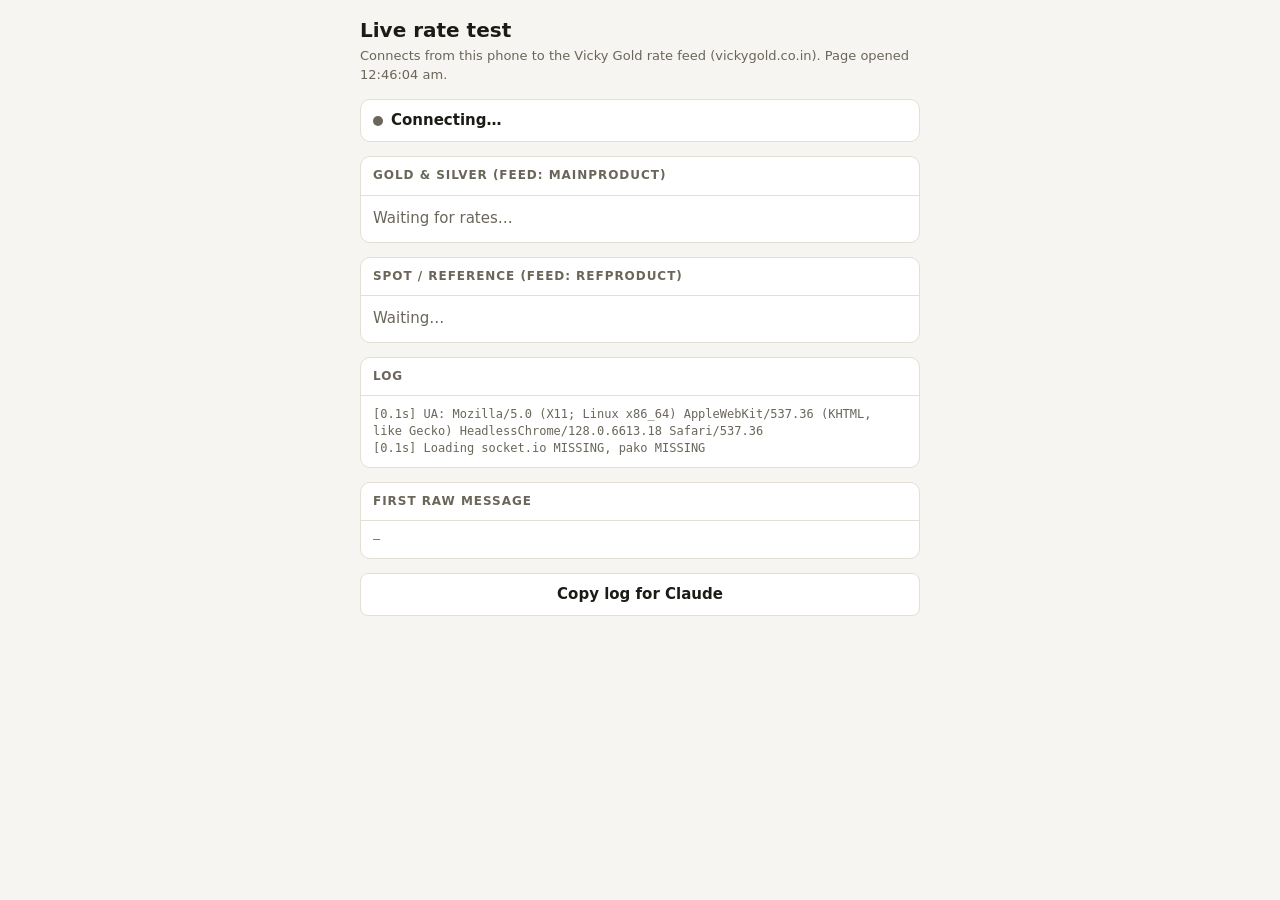
<file: rate-test/template.html>
<!doctype html>
<html lang="en">
<head>
<meta charset="utf-8">
<meta name="viewport" content="width=device-width, initial-scale=1, viewport-fit=cover">
<title>Live Rate Test</title>
<style>
:root{--bg:#f6f5f1;--card:#fff;--fg:#1d1b16;--muted:#6b665a;--line:#e3dfd3;--gold:#9a6a00;--silver:#5d6875;--ok:#1f7a3d;--bad:#b3261e;color-scheme:light}
@media (prefers-color-scheme:dark){:root{--bg:#15140f;--card:#1f1d17;--fg:#f1eee5;--muted:#a49e8e;--line:#34312a;--gold:#e0b44a;--silver:#b4bfcc;--ok:#5cc27e;--bad:#f2867e;color-scheme:dark}}
*{box-sizing:border-box}
body{margin:0;background:var(--bg);color:var(--fg);font:15px/1.45 system-ui,-apple-system,"Segoe UI",Roboto,sans-serif;padding-block:16px 40px;padding-left:max(16px,env(safe-area-inset-left,0px));padding-right:max(16px,env(safe-area-inset-right,0px))}
main{max-width:560px;margin:0 auto;display:grid;gap:14px}
h1{font-size:20px;margin:0}
.sub{color:var(--muted);margin:2px 0 0;font-size:13px}
.status{display:flex;align-items:center;gap:8px;font-weight:600;padding:10px 12px;border:1px solid var(--line);border-radius:10px;background:var(--card)}
.dot{width:10px;height:10px;border-radius:50%;background:var(--muted);flex:none}
.status.ok .dot{background:var(--ok)}.status.bad .dot{background:var(--bad)}
section{background:var(--card);border:1px solid var(--line);border-radius:10px;overflow:hidden}
section h2{margin:0;font-size:12px;letter-spacing:.08em;text-transform:uppercase;color:var(--muted);padding:10px 12px;border-bottom:1px solid var(--line)}
.row{display:grid;grid-template-columns:1fr auto;gap:4px 12px;padding:10px 12px;border-bottom:1px solid var(--line)}
.row:last-child{border-bottom:0}
.name{font-weight:600;min-width:0}
.name small{display:block;font-weight:400;color:var(--muted);font-size:12px}
.ask{font-size:20px;font-weight:700;font-variant-numeric:tabular-nums;text-align:right}
.gold .ask{color:var(--gold)}.silver .ask{color:var(--silver)}
.hl{grid-column:1/-1;color:var(--muted);font-size:12px;font-variant-numeric:tabular-nums}
.empty{padding:12px;color:var(--muted)}
pre{margin:0;padding:10px 12px;font:12px/1.4 ui-monospace,Menlo,monospace;white-space:pre-wrap;word-break:break-word;max-height:260px;overflow:auto;color:var(--muted)}
button{font:inherit;font-weight:600;padding:10px 14px;border-radius:8px;border:1px solid var(--line);background:var(--card);color:var(--fg)}
button:focus-visible{outline:2px solid var(--gold);outline-offset:2px}
</style>
</head>
<body>
<main>
  <div>
    <h1>Live rate test</h1>
    <p class="sub">Connects from this phone to the Vicky Gold rate feed (vickygold.co.in). Page opened <span id="opened"></span>.</p>
  </div>
  <div id="status" class="status"><span class="dot"></span><span id="statusText">Connecting…</span></div>
  <section><h2>Gold &amp; silver (feed: mainProduct)</h2><div id="products"><div class="empty">Waiting for rates…</div></div></section>
  <section><h2>Spot / reference (feed: refProduct)</h2><div id="refs"><div class="empty">Waiting…</div></div></section>
  <section><h2>Log</h2><pre id="log"></pre></section>
  <section><h2>First raw message</h2><pre id="raw">—</pre></section>
  <button id="copy" type="button">Copy log for Claude</button>
</main>
<script>/*SOCKETIO*/</script>
<script>/*PAKO*/</script>
<script>
const $=id=>document.getElementById(id);
const t0=Date.now();$('opened').textContent=new Date().toLocaleTimeString('en-IN');
const lines=[];function log(m){const s='['+((Date.now()-t0)/1000).toFixed(1)+'s] '+m;lines.push(s);$('log').textContent=lines.slice(-60).join('\n');}
function status(text,cls){$('statusText').textContent=text;$('status').className='status '+(cls||'');}
function unpack(d){try{if(typeof d==='string'&&d.trim().startsWith('[')||typeof d==='object'&&!(d instanceof ArrayBuffer)&&!ArrayBuffer.isView(d))return typeof d==='string'?JSON.parse(d):d;return JSON.parse(pako.inflateRaw(d,{to:'string'}));}catch(e){log('decode error: '+e.message);return null;}}
const fmt=v=>{const n=Number(v);return isFinite(n)&&v!==''&&v!=null?n.toLocaleString('en-IN',{maximumFractionDigits:2}):(v??'–');};
let gotRaw=false,count=0;
function showRaw(ev,obj){if(gotRaw)return;gotRaw=true;$('raw').textContent=ev+':\n'+JSON.stringify(Array.isArray(obj)?obj.slice(0,3):obj,null,1).slice(0,3000);}
function render(list,el,kind){
  if(!Array.isArray(list)||!list.length){el.innerHTML='<div class="empty">Empty message</div>';return;}
  el.innerHTML=list.map(r=>{
    const name=r.name??r.symbol??r.Symbol??'?';const src=(r.src??r.Source??'').toString().toLowerCase();
    const ask=r.ask??r.Ask, bid=r.bid??r.Bid, hi=r.high??r.High, lo=r.low??r.Low;
    const cls=src.includes('silver')||/silver|xag/i.test(name)?'silver':'gold';
    const hidden=(kind==='p'&&r.isView===false)?' · hidden on their site':'';
    return '<div class="row '+cls+'"><div class="name">'+String(name).replace(/</g,'&lt;')+'<small>'+(src||'')+hidden+'</small></div><div class="ask">'+fmt(ask)+'</div><div class="hl">Buy '+fmt(bid)+' · High '+fmt(hi)+' · Low '+fmt(lo)+'</div></div>';
  }).join('');
}
log('UA: '+navigator.userAgent);
log('Loading socket.io '+(window.io?'ok':'MISSING')+', pako '+(window.pako?'ok':'MISSING'));
const sock=io('https://vickygold.co.in:10001',{transports:['websocket','polling'],reconnectionAttempts:6,timeout:15000});
sock.on('connect',()=>{status('Connected to feed — waiting for rates','ok');log('connected via '+sock.io.engine.transport.name+', id '+sock.id);sock.emit('room','vickygold');sock.emit('client','vickygold');});
sock.on('connect_error',e=>{status('Could not connect: '+e.message,'bad');log('connect_error: '+e.message+(e.description?' / '+JSON.stringify(e.description).slice(0,200):'')+(e.type?' type='+e.type:''));});
sock.on('disconnect',r=>{status('Disconnected: '+r,'bad');log('disconnect: '+r);});
sock.io.on('reconnect_attempt',n=>log('reconnect attempt '+n));
sock.io.on('reconnect_failed',()=>{status('Gave up connecting after several tries','bad');log('reconnect_failed');});
sock.on('mainProduct',d=>{const o=unpack(d);if(!o)return;count++;showRaw('mainProduct',o);render(o,$('products'),'p');status('Live — '+count+' updates, last '+new Date().toLocaleTimeString('en-IN'),'ok');if(count===1)log('first mainProduct: '+(o.length||0)+' items');});
sock.on('refProduct',d=>{const o=unpack(d);if(!o)return;showRaw('refProduct',o);render(o,$('refs'),'r');});
['refDetails','clientDetails'].forEach(ev=>sock.on(ev,d=>{const o=unpack(d);log(ev+' received'+(o?': '+JSON.stringify(o).slice(0,160):''));}));
sock.onAny((ev)=>{if(!['mainProduct','refProduct','refDetails','clientDetails'].includes(ev))log('other event: '+ev);});
$('copy').addEventListener('click',async()=>{const txt=lines.join('\n')+'\n\nRAW:\n'+$('raw').textContent;try{await navigator.clipboard.writeText(txt);$('copy').textContent='Copied';}catch(e){const r=document.createRange();r.selectNodeContents($('log'));getSelection().removeAllRanges();getSelection().addRange(r);$('copy').textContent='Select & copy the log';}});
</script>
</body>
</html>
</file>
<file: style.css>
/* Counter tool: sticky rate strip on top, content, thumb-reach tab bar at bottom */
[hidden]{display:none!important}
:root{--bg:#f7f4ec;--card:#fff;--fg:#211c12;--muted:#6f6758;--line:#e6dfcf;--gold:#8a5a00;--gold-soft:#fbefd2;--silver:#4f5b6a;--silver-soft:#e9edf2;--ok:#1f7a3d;--bad:#b3261e;--accent:#7a4f00;--on-accent:#fff;color-scheme:light}
@media (prefers-color-scheme:dark){:root{--bg:#14120d;--card:#1e1b14;--fg:#f2ede1;--muted:#a69e8b;--line:#363126;--gold:#e7b84c;--gold-soft:#3a2e12;--silver:#b9c4d2;--silver-soft:#272c33;--ok:#5cc27e;--bad:#f2867e;--accent:#e7b84c;--on-accent:#1b1406;color-scheme:dark}}
*{box-sizing:border-box}
html,body{height:100%}
body{margin:0;background:var(--bg);color:var(--fg);font:16px/1.4 system-ui,-apple-system,"Segoe UI",Roboto,sans-serif;-webkit-tap-highlight-color:transparent}
button,input,select{font:inherit;color:inherit}
button{cursor:pointer}
:focus-visible{outline:2px solid var(--accent);outline-offset:2px}
.num{font-variant-numeric:tabular-nums}

.top{position:sticky;top:0;z-index:5;background:var(--card);border-bottom:1px solid var(--line);padding:calc(8px + env(safe-area-inset-top,0px)) max(16px,env(safe-area-inset-right,0px)) 8px max(16px,env(safe-area-inset-left,0px))}
.rates{display:flex;gap:8px;overflow-x:auto;scrollbar-width:none}
.rate{flex:none;border-radius:8px;padding:4px 10px;min-width:0}
.rate.gold{background:var(--gold-soft)}.rate.silver{background:var(--silver-soft)}
.rate b{display:block;font-size:17px;font-variant-numeric:tabular-nums}
.rate.gold b{color:var(--gold)}.rate.silver b{color:var(--silver)}
.rate small{font-size:11px;color:var(--muted);letter-spacing:.04em;text-transform:uppercase}
.feed{display:flex;align-items:center;gap:6px;font-size:12px;color:var(--muted);margin-top:6px}
.dot{width:8px;height:8px;border-radius:50%;background:var(--muted);flex:none}
.feed.ok .dot{background:var(--ok)}.feed.bad .dot{background:var(--bad)}

main{padding:14px max(16px,env(safe-area-inset-right,0px)) calc(90px + env(safe-area-inset-bottom,0px)) max(16px,env(safe-area-inset-left,0px));max-width:640px;margin:0 auto;display:grid;gap:14px}
h2{font-size:13px;letter-spacing:.07em;text-transform:uppercase;color:var(--muted);margin:4px 0 0}
.seg{display:grid;grid-template-columns:1fr 1fr;background:var(--line);border-radius:10px;padding:3px;gap:3px}
.seg button{border:0;border-radius:8px;padding:10px;background:transparent;font-weight:600}
.seg button.on{background:var(--card);box-shadow:0 1px 2px rgba(0,0,0,.12)}
.grid{display:grid;grid-template-columns:repeat(3,minmax(0,1fr));gap:10px}
.tile{border:1px solid var(--line);background:var(--card);border-radius:12px;padding:14px 6px;min-height:84px;display:flex;flex-direction:column;align-items:center;justify-content:center;gap:4px;font-weight:600;font-size:14px;text-align:center}
.tile span{font-size:26px;line-height:1}
.tile small{font-weight:400;color:var(--muted);font-size:11px}
.tile:active{transform:scale(.97)}

.card{background:var(--card);border:1px solid var(--line);border-radius:12px}
.line{display:grid;grid-template-columns:minmax(0,1fr) auto;gap:2px 10px;padding:12px;border-bottom:1px solid var(--line);text-align:left;width:100%;background:none;border-left:0;border-right:0;border-top:0}
.line:last-child{border-bottom:0}
.line .t{font-weight:600}.line .amt{font-weight:700;font-size:18px;text-align:right}
.line .d{grid-column:1/-1;font-size:12px;color:var(--muted)}
.tag{display:inline-block;font-size:11px;padding:1px 6px;border-radius:5px;background:var(--gold-soft);color:var(--gold);margin-left:6px;font-weight:600}
.totals{padding:12px;display:grid;gap:4px}
.totals div{display:flex;justify-content:space-between}
.totals .grand{font-size:22px;font-weight:800;border-top:1px solid var(--line);padding-top:8px;margin-top:4px}
.row{display:flex;gap:10px;flex-wrap:wrap}
.btn{flex:1;border:1px solid var(--line);background:var(--card);border-radius:10px;padding:13px 14px;font-weight:700;min-width:120px}
.btn.primary{background:var(--accent);border-color:var(--accent);color:var(--on-accent)}
.btn.small{flex:none;min-width:0;padding:8px 12px;font-size:14px}
.empty{padding:28px 16px;text-align:center;color:var(--muted)}

.field{display:grid;gap:4px;padding:10px 12px;border-bottom:1px solid var(--line)}
.field:last-child{border-bottom:0}
.field label{font-size:13px;color:var(--muted)}
.field input,.field select{width:100%;padding:10px;border:1px solid var(--line);border-radius:8px;background:var(--bg)}
.inline{display:flex;gap:8px;align-items:center}
.inline > *{flex:1;min-width:0}
.feeditem{display:grid;grid-template-columns:minmax(0,1fr) auto;gap:2px 8px;padding:10px 12px;border-bottom:1px solid var(--line)}
.feeditem:last-child{border-bottom:0}
.feeditem .use{grid-column:1/-1;display:flex;gap:6px}
.pill{font-size:11px;font-weight:700;padding:2px 8px;border-radius:999px}
.pill.gold{background:var(--gold-soft);color:var(--gold)}.pill.silver{background:var(--silver-soft);color:var(--silver)}
.note{font-size:13px;color:var(--muted);margin:0}

.tabs{position:fixed;left:0;right:0;bottom:0;z-index:6;display:grid;grid-template-columns:repeat(4,1fr);background:var(--card);border-top:1px solid var(--line);padding:0 env(safe-area-inset-right,0px) env(safe-area-inset-bottom,0px) env(safe-area-inset-left,0px)}
.tabs button{border:0;background:none;padding:14px 4px;font-weight:600;color:var(--muted)}
.tabs button.on{color:var(--accent);box-shadow:inset 0 3px 0 var(--accent)}
.badge{background:var(--accent);color:var(--on-accent);border-radius:999px;font-size:11px;padding:1px 6px;margin-left:2px}

.sheet-bg{position:fixed;inset:0;background:rgba(0,0,0,.4);z-index:9}
.sheet{position:fixed;left:0;right:0;bottom:0;z-index:10;background:var(--card);border-radius:16px 16px 0 0;max-height:94%;overflow:auto;padding:14px max(16px,env(safe-area-inset-right,0px)) calc(14px + env(safe-area-inset-bottom,0px)) max(16px,env(safe-area-inset-left,0px));display:grid;gap:12px;max-width:640px;margin:0 auto}
.sheet h3{margin:0;font-size:18px;display:flex;justify-content:space-between;align-items:center;gap:8px}
.x{border:0;background:var(--line);border-radius:999px;width:34px;height:34px;font-size:18px;flex:none}
.wt{font-size:40px;font-weight:800;text-align:right;font-variant-numeric:tabular-nums;padding:4px 6px;border-bottom:2px solid var(--accent)}
.wt small{font-size:18px;color:var(--muted);font-weight:600}
.bd{display:grid;gap:3px;font-size:14px}
.bd div{display:flex;justify-content:space-between;gap:8px}
.bd .tot{font-size:24px;font-weight:800;color:var(--gold)}
.keys{display:grid;grid-template-columns:repeat(3,1fr);gap:8px}
.keys button{border:1px solid var(--line);background:var(--bg);border-radius:10px;padding:14px 0;font-size:22px;font-weight:600}
.opt{border:1px solid var(--line);border-radius:10px;padding:10px 12px;display:grid;gap:2px;text-align:left;background:var(--bg);width:100%}
.opt b{font-size:15px}.opt span{font-size:13px;color:var(--muted)}
.opt.no{opacity:.55}
.warn{color:var(--bad);font-size:13px}
.toast{position:fixed;left:50%;transform:translateX(-50%);bottom:calc(80px + env(safe-area-inset-bottom,0px));background:var(--fg);color:var(--bg);padding:10px 16px;border-radius:999px;z-index:20;font-weight:600;font-size:14px}
@media (prefers-reduced-motion:no-preference){.sheet{animation:up .18s ease-out}@keyframes up{from{transform:translateY(30px);opacity:.6}}}
/* inline edit boxes on the quote sheet */
.wt{display:block;width:100%;border:0;border-bottom:2px solid var(--line);background:none;border-radius:8px 8px 0 0}
.wt.on{border-bottom-color:var(--accent);background:var(--gold-soft)}
.edits{display:grid;grid-template-columns:1fr 1fr;gap:10px}
.ebox{border:1px solid var(--line);border-radius:12px;overflow:hidden;background:var(--bg);min-width:0}
.ebox.on{border-color:var(--accent);box-shadow:0 0 0 1px var(--accent)}
.eval{display:grid;gap:1px;width:100%;border:0;background:none;padding:8px 10px;text-align:left}
.eval b{font-size:19px;white-space:nowrap;overflow:hidden;text-overflow:ellipsis}
.eval small{font-size:11px;color:var(--muted)}
.ebox.on .eval{background:var(--gold-soft)}
.estep{display:grid;grid-template-columns:44px 1fr 44px;border-top:1px solid var(--line)}
.estep button{border:0;background:var(--card);padding:9px 0;font-size:20px;font-weight:700}
.estep .rs{font-size:12px;font-weight:600;color:var(--accent);border-left:1px solid var(--line);border-right:1px solid var(--line)}
.estep span{border-left:1px solid var(--line);border-right:1px solid var(--line);background:var(--card)}
/* Sheet: full screen. Body scrolls, footer (.sf) is a fixed flex item so the button is always on screen */
.sheet{inset:0;max-height:none;height:100%;border-radius:0;display:flex;flex-direction:column;padding:0;gap:0;max-width:none;overflow:hidden}
.sheet .sb{flex:1;min-height:0;overflow-y:auto;-webkit-overflow-scrolling:touch;display:grid;gap:12px;align-content:start;padding:calc(12px + env(safe-area-inset-top,0px)) max(16px,env(safe-area-inset-right,0px)) 12px max(16px,env(safe-area-inset-left,0px));width:100%;max-width:640px;margin:0 auto}
.sheet .sf{flex:none;background:var(--card);border-top:1px solid var(--line);padding:10px max(16px,env(safe-area-inset-right,0px)) calc(10px + env(safe-area-inset-bottom,0px)) max(16px,env(safe-area-inset-left,0px));width:100%;max-width:640px;margin:0 auto}
.keys{gap:6px}
.keys button{padding:11px 0;font-size:21px}
.wt{font-size:34px;padding:2px 6px}
@media (max-height:720px){.sheet .sb{gap:8px}.keys button{padding:8px 0;font-size:19px}.wt{font-size:30px}.eval{padding:6px 10px}.estep button{padding:6px 0}.bd{font-size:13px}.bd .tot{font-size:20px}}
</file>
